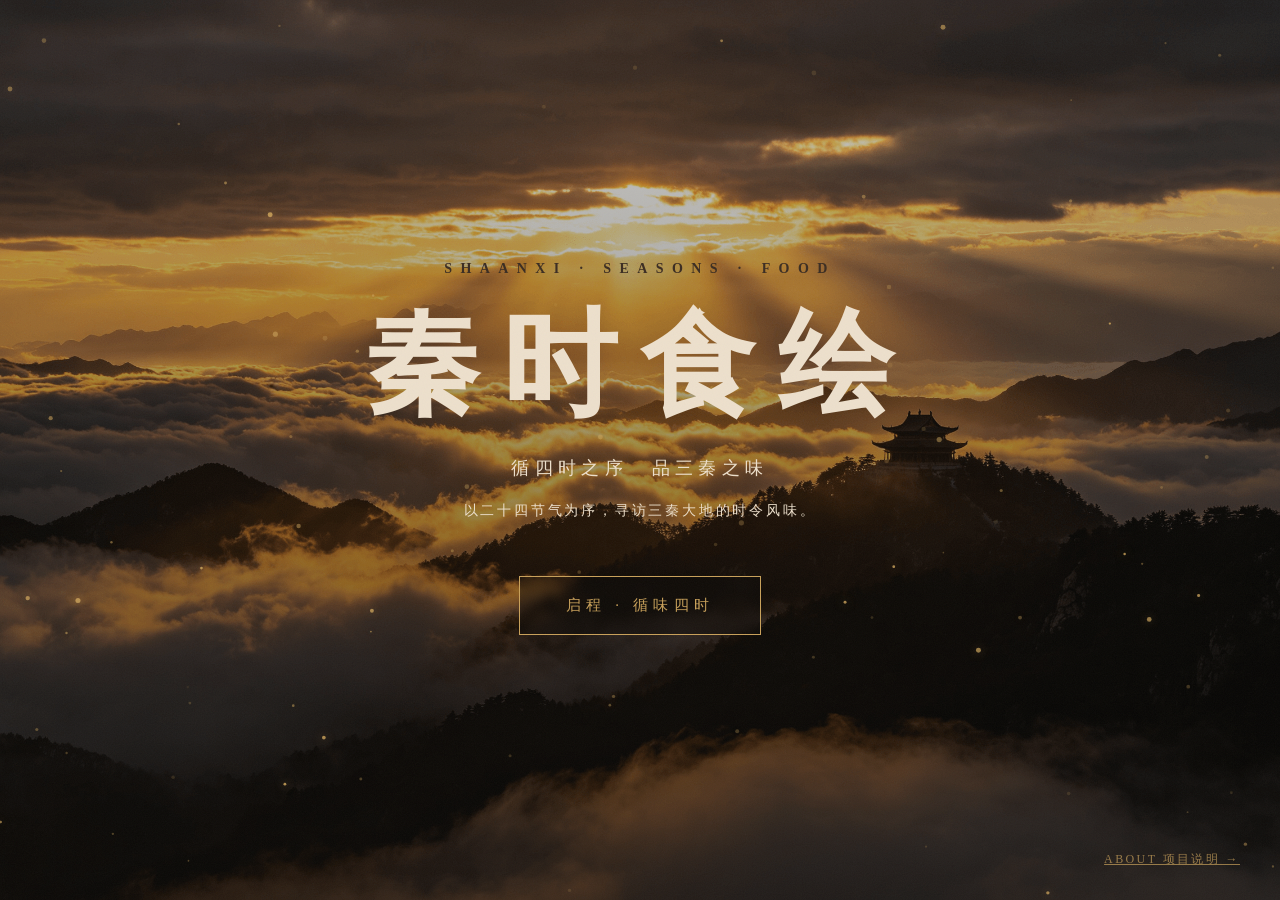
<file: index.html>
<!DOCTYPE html>
<html lang="zh-CN">
<head>
<meta charset="UTF-8">
<meta name="viewport" content="width=device-width, initial-scale=1.0">
<title>秦时食绘 · 循四时之序，品三秦之味</title>
<link rel="stylesheet" href="css/style.css">
<style>
  /* 专门针对最顶部的英文：改为深墨色，去掉所有阴影 */
  .hero .kicker {
    color: #3b2d22 !important; /* 深墨棕，在亮背景上极度清晰 */
    font-weight: bold;
    letter-spacing: .6em;
  }

  /* 确保主标题和副标题没有阴影 */
  .hero h1, .hero .sub {
    text-shadow: none !important;
  }
</style>
</head>
<body>

<!-- 背景保留之前调亮的遮罩 -->
<section class="hero" style="background: linear-gradient(rgba(14,12,10,0.2), rgba(14,12,10,0.6)), url('assets/img/cover.png') center/cover no-repeat;">
  
  <canvas id="particles" style="position:absolute;inset:0;width:100%;height:100%;pointer-events:none;z-index:2;"></canvas>
  
  <div class="hero-inner">
    <!-- 顶部英文 -->
    <div class="kicker">SHAANXI · SEASONS · FOOD</div>
    
    <h1>秦时食绘</h1>
    <p class="sub" style="margin-bottom: 15px;">循四时之序　品三秦之味</p>
    <p style="color: var(--ink); font-size: 14px; letter-spacing: 0.2em; margin-bottom: 54px; opacity: 0; animation: fadeUp 1s 1s forwards;">以二十四节气为序，寻访三秦大地的时令风味。</p>
    <a href="seasons.html" class="cta">启程 · 循味四时</a>
  </div>

  <a href="about.html" class="about-link">ABOUT 项目说明 →</a>
</section>

<script src="js/data.js"></script>
<script>
/* ===== 金色粒子 ===== */
(function () {
  const canvas = document.getElementById("particles");
  if (!canvas) return;
  const ctx = canvas.getContext("2d");
  const DPR = Math.min(window.devicePixelRatio || 1, 2);

  let w = 0, h = 0;
  const dots = [];
  const COUNT = 100; // 翻倍的粒子
  const SPEED = 0.35;        
  const COLOR = "201,161,90"; 

  function resize() {
    w = canvas.width = canvas.offsetWidth * DPR;
    h = canvas.height = canvas.offsetHeight * DPR;
  }

  function init() {
    dots.length = 0;
    for (let i = 0; i < COUNT; i++) {
      dots.push({
        x: Math.random() * w,
        y: Math.random() * h,
        r: (Math.random() * 1.8 + 0.8) * DPR,
        vx: (Math.random() - 0.5) * SPEED,
        vy: (Math.random() - 0.5) * SPEED,
        a: Math.random() * 0.6 + 0.3,
        tw: Math.random() * Math.PI * 2,
        tws: Math.random() * 0.02 + 0.005
      });
    }
  }

  function draw() {
    ctx.clearRect(0, 0, w, h);
    for (const d of dots) {
      d.x += d.vx;
      d.y += d.vy;
      if (d.x < 0 || d.x > w) d.vx *= -1;
      if (d.y < 0 || d.y > h) d.vy *= -1;

      d.tw += d.tws;
      const alpha = d.a * (0.65 + Math.sin(d.tw) * 0.35);

      ctx.beginPath();
      ctx.arc(d.x, d.y, d.r, 0, Math.PI * 2);
      ctx.fillStyle = `rgba(${COLOR},${alpha})`;
      ctx.shadowBlur = 10 * DPR;
      ctx.shadowColor = `rgba(${COLOR},${alpha * 0.8})`;
      ctx.fill();
    }
    ctx.shadowBlur = 0;
    requestAnimationFrame(draw);
  }

  function start() {
    resize();
    if (w === 0 || h === 0) { requestAnimationFrame(start); return; }
    init();
    draw();
  }

  window.addEventListener("resize", () => {
    resize();
    init();
  });

  start();
})();
</script>
</body>
</html>
</file>
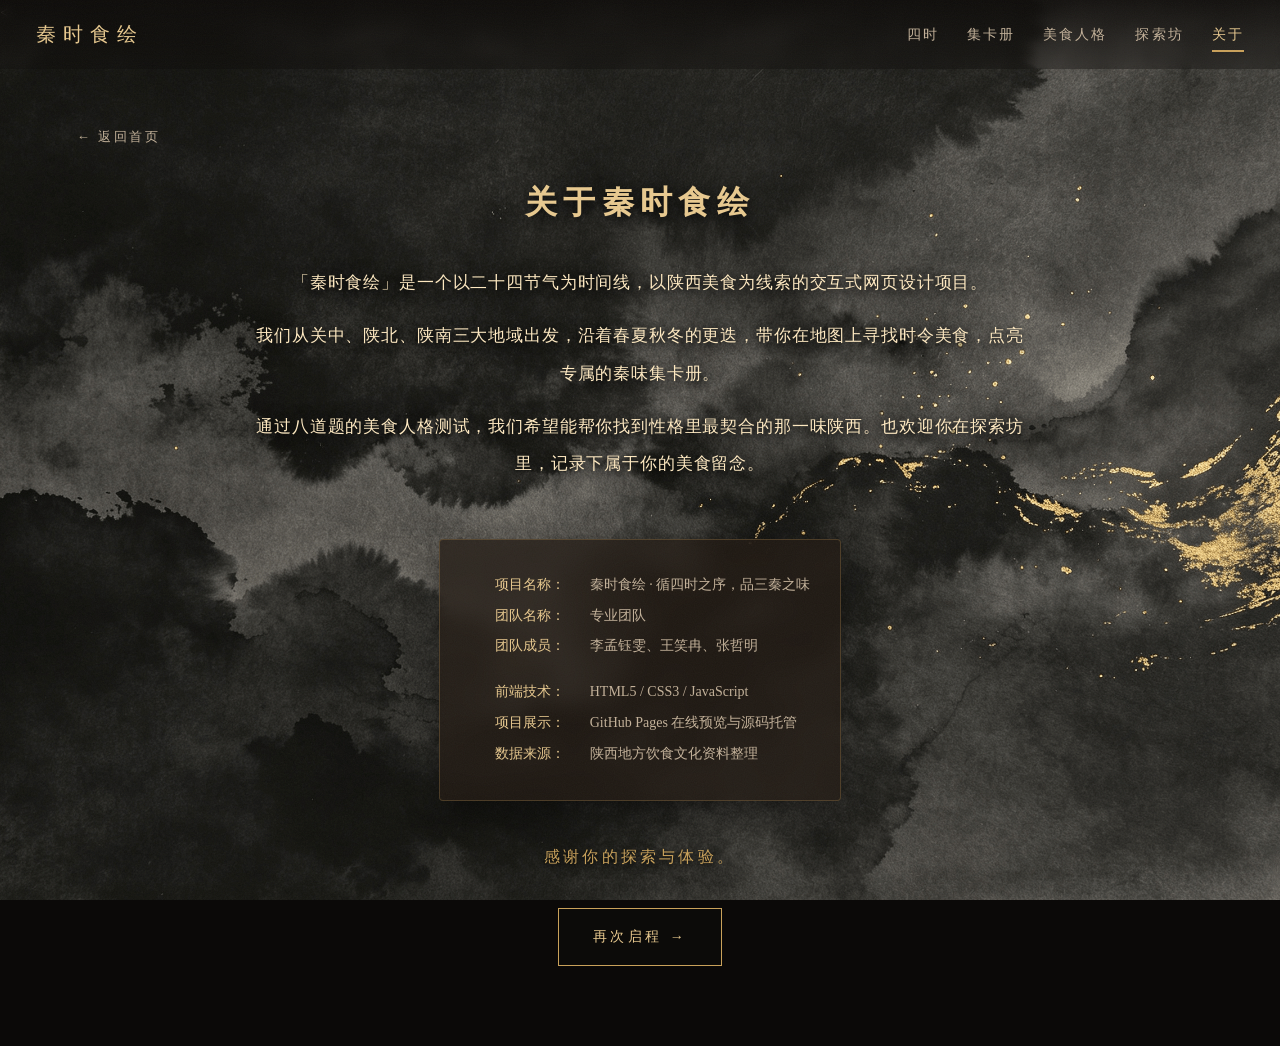
<file: about.html>
<<!DOCTYPE html>
<html lang="zh-CN">
<head>
<meta charset="UTF-8">
<meta name="viewport" content="width=device-width, initial-scale=1.0">
<title>关于 · 秦时食绘</title>
<link rel="stylesheet" href="css/style.css">
<style>
  /* ====== 核心：加大、提亮上方介绍文字 ====== */
  .about-desc {
    max-width: 780px;
    margin: 0 auto 40px;
    font-size: 17px;       /* 字体加大 */
    color: #FFEAC2;        /* 换成亮米黄色，更突出 */
    line-height: 2.2;      /* 增加行高，呼吸感更强 */
    letter-spacing: 0.05em;
    text-shadow: 0 2px 10px rgba(0,0,0,1), 0 4px 20px rgba(0,0,0,0.8); /* 增加强投影，防止融进背景 */
  }
  .about-desc p {
    margin-bottom: 16px;
  }

  /* ====== 下方信息框稍微排版优化 ====== */
  .info-list {
    max-width: 600px;
    margin: 0 auto;
    text-align: left;
    line-height: 2.2;
    font-size: 14px;
    color: var(--ink-dim);
    padding: 30px;
    background: rgba(34, 26, 19, 0.75); /* 稍微加深背景，让表格更清晰 */
    border: 1px solid var(--line);
    border-radius: 4px;
    backdrop-filter: blur(10px);
    box-shadow: 0 10px 30px rgba(0,0,0,0.5);
  }
  .info-list p {
    margin: 0;
    display: flex;
  }
  .info-list b {
    width: 120px;
    color: var(--gold-l);
    font-weight: normal;
    flex-shrink: 0;
  }
</style>
</head>
<body>
<section class="page">
  <a href="index.html" class="back-link">← 返回首页</a>
  
  <div class="about-wrap">
    <h1 style="text-shadow: 0 4px 15px rgba(0,0,0,1); margin-bottom: 30px;">关于秦时食绘</h1>
    
    <!-- 重点突出这一块介绍 -->
    <div class="about-desc">
      <p>「秦时食绘」是一个以二十四节气为时间线，以陕西美食为线索的交互式网页设计项目。</p>
      <p>我们从关中、陕北、陕南三大地域出发，沿着春夏秋冬的更迭，带你在地图上寻找时令美食，点亮专属的秦味集卡册。</p>
      <p>通过八道题的美食人格测试，我们希望能帮你找到性格里最契合的那一味陕西。也欢迎你在探索坊里，记录下属于你的美食留念。</p>
    </div>
    
    <!-- 下方信息框 -->
    <div class="info-list">
      <p><b>项目名称：</b> 秦时食绘 · 循四时之序，品三秦之味</p>
      <p><b>团队名称：</b> 专业团队</p>
      <p><b>团队成员：</b> 李孟钰雯、王笑冉、张哲明</p>
      <p style="margin-top: 15px;"><b>前端技术：</b> HTML5 / CSS3 / JavaScript</p>
      <p><b>项目展示：</b> GitHub Pages 在线预览与源码托管</p>
      <p><b>数据来源：</b> 陕西地方饮食文化资料整理</p>
    </div>
    
    <p style="margin-top: 40px; color: var(--gold); letter-spacing: 0.2em; text-shadow: 0 2px 5px rgba(0,0,0,0.8);">感谢你的探索与体验。</p>
    <a href="seasons.html" class="cta-btn" style="margin-top: 20px;">再次启程 →</a>
  </div>
</section>
<script src="js/main.js"></script>
<script>renderNav('about');</script>
</body>
</html>
</file>
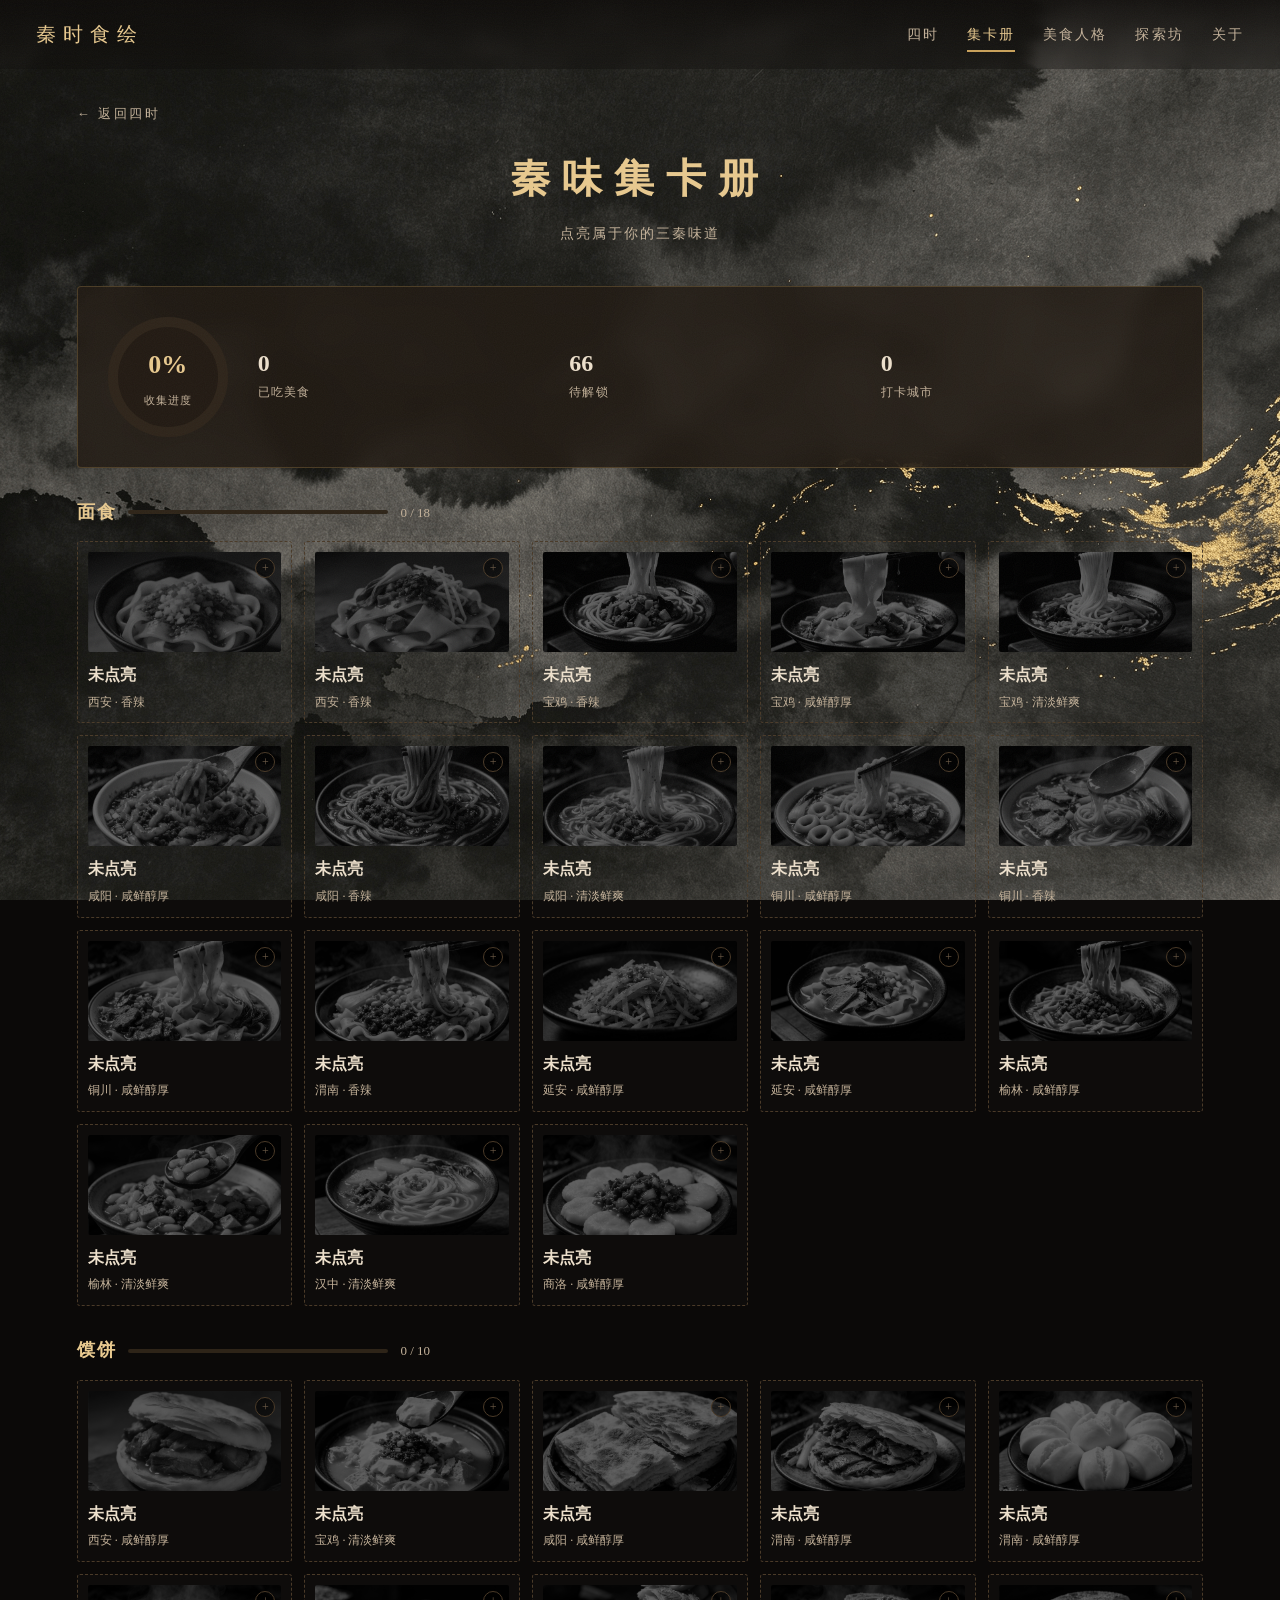
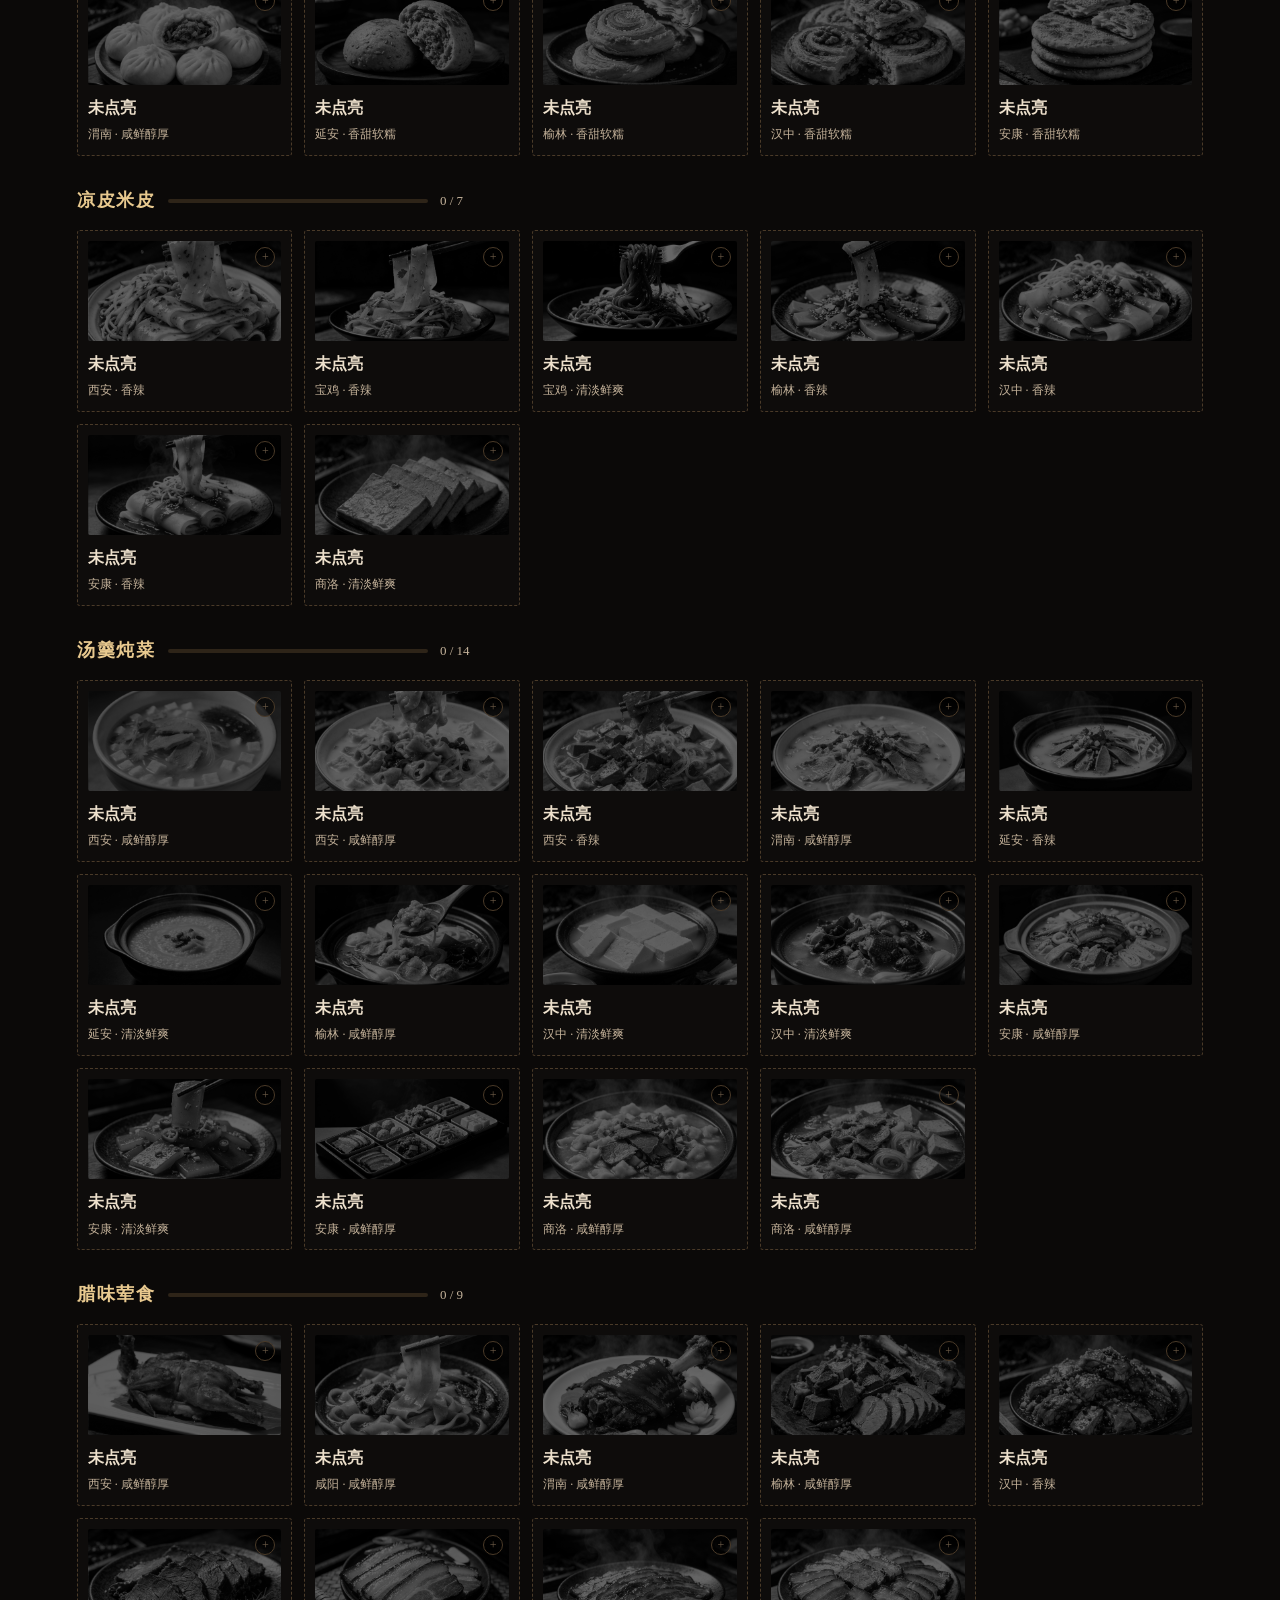
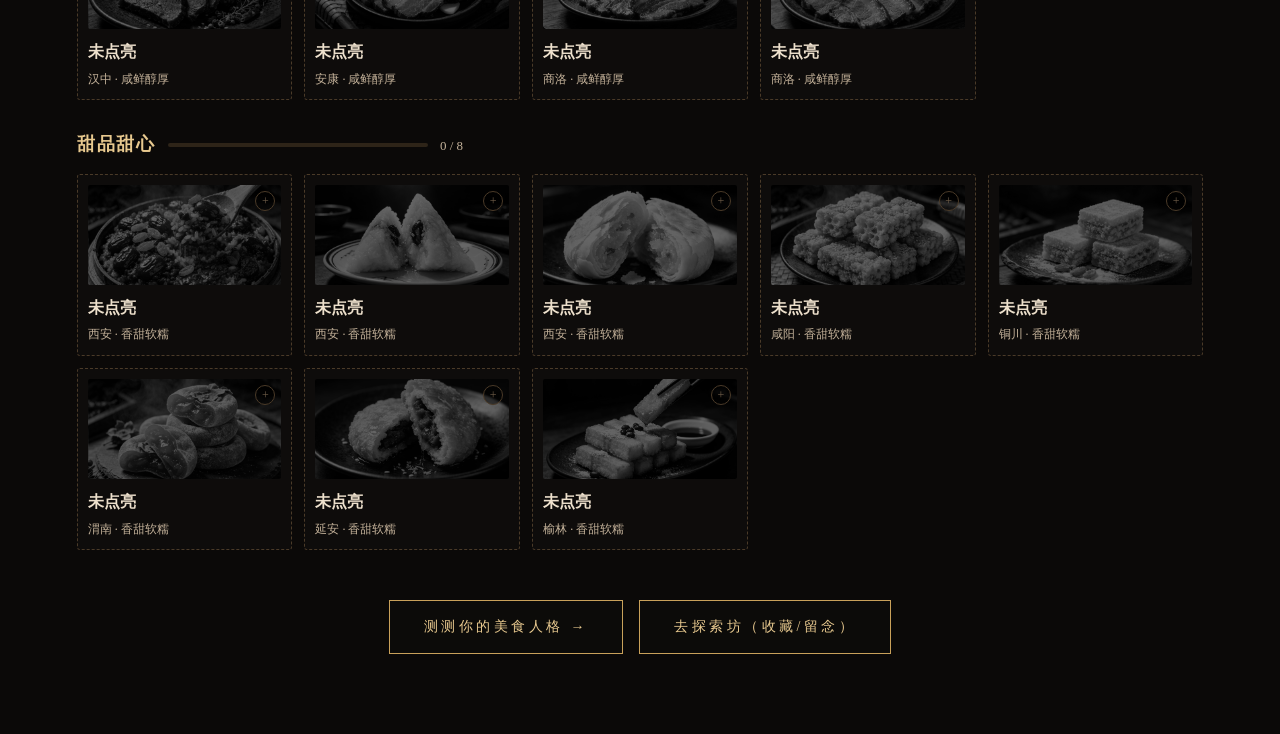
<file: collection.html>
<!DOCTYPE html>
<html lang="zh-CN">
<head>
<meta charset="UTF-8">
<meta name="viewport" content="width=device-width, initial-scale=1.0">
<title>集卡册 · 秦时食绘</title>
<link rel="stylesheet" href="css/style.css">
</head>
<body>
<section class="page">
  <a href="seasons.html" class="back-link">← 返回四时</a>
  <div class="page-head"><h2>秦味集卡册</h2><p>点亮属于你的三秦味道</p></div>

  <div class="collect-top">
    <div class="ring" id="ring"><div><b id="ringPct">0%</b><small>收集进度</small></div></div>
    <div class="cstats">
      <div class="cstat"><b id="stEaten">0</b><span>已吃美食</span></div>
      <div class="cstat"><b id="stLeft">0</b><span>待解锁</span></div>
      <div class="cstat"><b id="stCity">0</b><span>打卡城市</span></div>
    </div>
  </div>

  <div id="groups"></div>

  <div class="season-extra" style="margin-top:50px;">
    <a href="mbti.html" class="cta-btn">测测你的美食人格 →</a>
    <a href="extra.html" class="cta-btn">去探索坊（收藏/留念）</a>
  </div>
</section>
<script src="js/data.js"></script>
<script src="js/main.js"></script>
<script>
renderNav('collection');
const TYPES = ['面食', '馍饼', '凉皮米皮', '汤羹炖菜', '腊味荤食', '甜品甜心'];

function renderCards() {
  const unlocked = getUnlocked();
  const total = FOODS.length;
  const eaten = unlocked.length;
  const cities = new Set(FOODS.filter(f => unlocked.includes(f.id)).map(f => f.city)).size;
  const pct = Math.round(eaten / total * 100);

  $('#ring').style.setProperty('--p', (pct * 3.6) + 'deg');
  $('#ringPct').textContent = pct + '%';
  $('#stEaten').textContent = eaten;
  $('#stLeft').textContent = total - eaten;
  $('#stCity').textContent = cities;

  const groups = $('#groups');
  groups.innerHTML = TYPES.map(t => {
    const list = FOODS.filter(f => f.type === t);
    const got = list.filter(f => unlocked.includes(f.id)).length;
    const p = Math.round(got / list.length * 100);
    
    return `<div class="cgroup">
      <div class="cgroup-head">
        <h3>${t}</h3>
        <div class="bar"><i style="width:${p}%"></i></div>
        <span class="n">${got} / ${list.length}</span>
      </div>
      <div class="cardgrid">
        ${list.map(f => {
          const isGot = unlocked.includes(f.id);
          const bgStyle = `background-image: ${getImgBg(f.id)};`;
          return `<div class="gcard ${isGot?'got':''}" onclick="toggleEat('${f.id}', this)">
            <div class="thumb" style="${bgStyle}"></div>
            <div class="cn">${isGot ? f.name : '未点亮'}</div>
            <div class="cc">${f.city} · ${f.taste}</div>
            <span class="tk" style="z-index:2;">${isGot?'✓':'+'}</span>
          </div>`;
        }).join('')}
      </div>
    </div>`;
  }).join('');
}

function toggleEat(id, cardElement) {
  let unlocked = getUnlocked();
  if (unlocked.includes(id)) { 
    unlocked = unlocked.filter(x => x !== id); 
    toast('取消点亮'); 
  }
  else { 
    unlocked.push(id); 
    toast('点亮成功'); 
    playDing(); 
    
    if (cardElement) {
      const thumb = cardElement.querySelector('.thumb');
      if (thumb) {
        const rect = thumb.getBoundingClientRect();
        const stamp = document.createElement('div');
        stamp.className = 'stamp-effect play';
        stamp.innerHTML = '秦'; 
        // 集卡册卡片较小，位置微调
        stamp.style.left = (rect.right - 40) + 'px';
        stamp.style.top = (rect.bottom - 40) + 'px';
        document.body.appendChild(stamp);
        setTimeout(() => stamp.remove(), 2000); 
      }
    }
  }
  saveUnlocked(unlocked);
  renderCards();
}

renderCards();
</script>
</body>
</html>
</file>
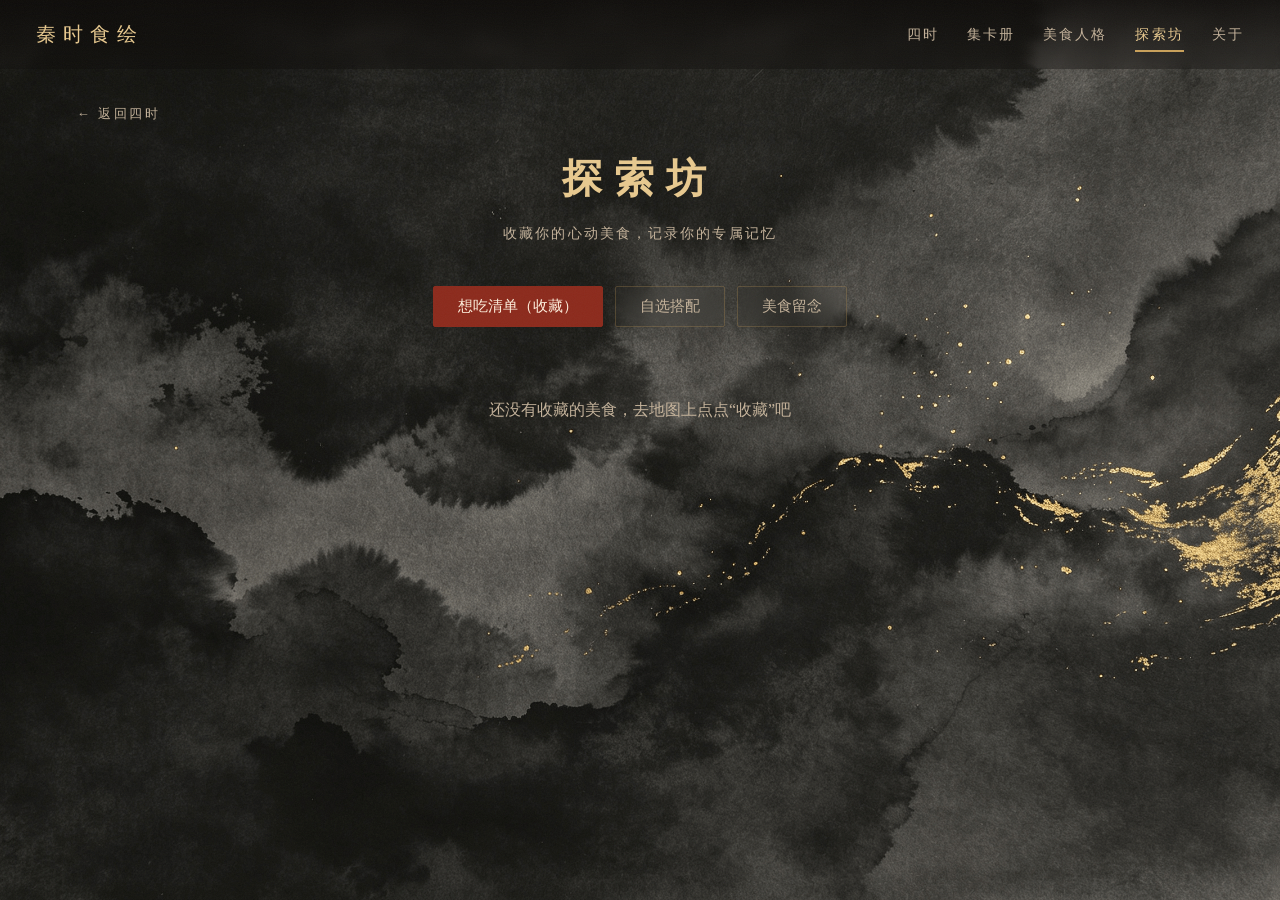
<file: extra.html>
<!DOCTYPE html>
<html lang="zh-CN">
<head>
<meta charset="UTF-8">
<meta name="viewport" content="width=device-width, initial-scale=1.0">
<title>探索坊 · 秦时食绘</title>
<link rel="stylesheet" href="css/style.css">
</head>
<body>
<section class="page">
  <a href="seasons.html" class="back-link">← 返回四时</a>
  <div class="page-head"><h2>探索坊</h2><p>收藏你的心动美食，记录你的专属记忆</p></div>

  <div class="tabs">
    <button class="on" onclick="switchTab('wish')">想吃清单（收藏）</button>
    <button onclick="switchTab('mix')">自选搭配</button>
    <button onclick="switchTab('memo')">美食留念</button>
  </div>

  <div class="tab-content on" id="tab-wish"><div class="map-list" id="wishList"></div></div>

  <div class="tab-content" id="tab-mix">
    <div class="mix-row"><div class="lbl">区域</div><div class="mix-chips" id="mixRegion"></div></div>
    <div class="mix-row"><div class="lbl">口味</div><div class="mix-chips" id="mixTaste"></div></div>
    <div class="mix-row"><div class="lbl">类型</div><div class="mix-chips" id="mixType"></div></div>
    <div style="text-align:center; margin:30px 0; color:var(--gold); font-size:16px;" id="mixCount"></div>
    <div class="map-list" id="mixResult"></div>
  </div>

  <div class="tab-content" id="tab-memo">
    <div class="memo-wrap">
      <div class="memo-form">
        <h3 style="color:var(--gold); margin-bottom:15px;">写一条留念</h3>
        <div class="field">
          <label>标题</label>
          <input type="text" id="memoTitle" placeholder="比如：第一次吃泡馍" autocomplete="off" style="ime-mode: active;">
        </div>
        <div class="field">
          <label>心得</label>
          <textarea id="memoNote" placeholder="味道怎么样，和谁一起……" autocomplete="off" style="ime-mode: active;"></textarea>
        </div>
        
        <div class="field">
          <label>选择专属明信片封面（陕西文物）</label>
          <select id="memoStamp" style="width:100%; padding:10px; background:#1B140E; border:1px solid var(--line); color:var(--ink); border-radius:3px;">
            <option value="大雁塔">大雁塔（长安古韵）</option>
            <option value="古城墙">古城墙（岁月斑驳）</option>
            <option value="钟楼">钟楼（晨钟暮鼓）</option>
            <option value="碑林">碑林（翰墨飘香）</option>
          </select>
        </div>

        <div class="field">
          <label>美食照片</label>
          <div class="upload-box" onclick="document.getElementById('memoFile').click()">点击选择照片</div>
          <input type="file" id="memoFile" accept="image/*" style="display:none" onchange="handleImg(event)">
          <div id="memoThumb" style="margin-top:10px;"></div>
        </div>
        <button class="btn pri" style="width:100%; padding:10px;" onclick="saveMemo()">生成专属明信片</button>
      </div>
      <div class="memo-grid" id="memoGrid"></div>
    </div>
  </div>
</section>

<div class="mask" id="postcardMask">
  <div class="postcard-modal" id="postcardModal"></div>
</div>
<div class="mask" id="mask"><div class="modal" id="modal"></div></div>

<script src="js/data.js"></script>
<script src="js/main.js"></script>
<script src="js/extra.js"></script>
</body>
</html>
</file>
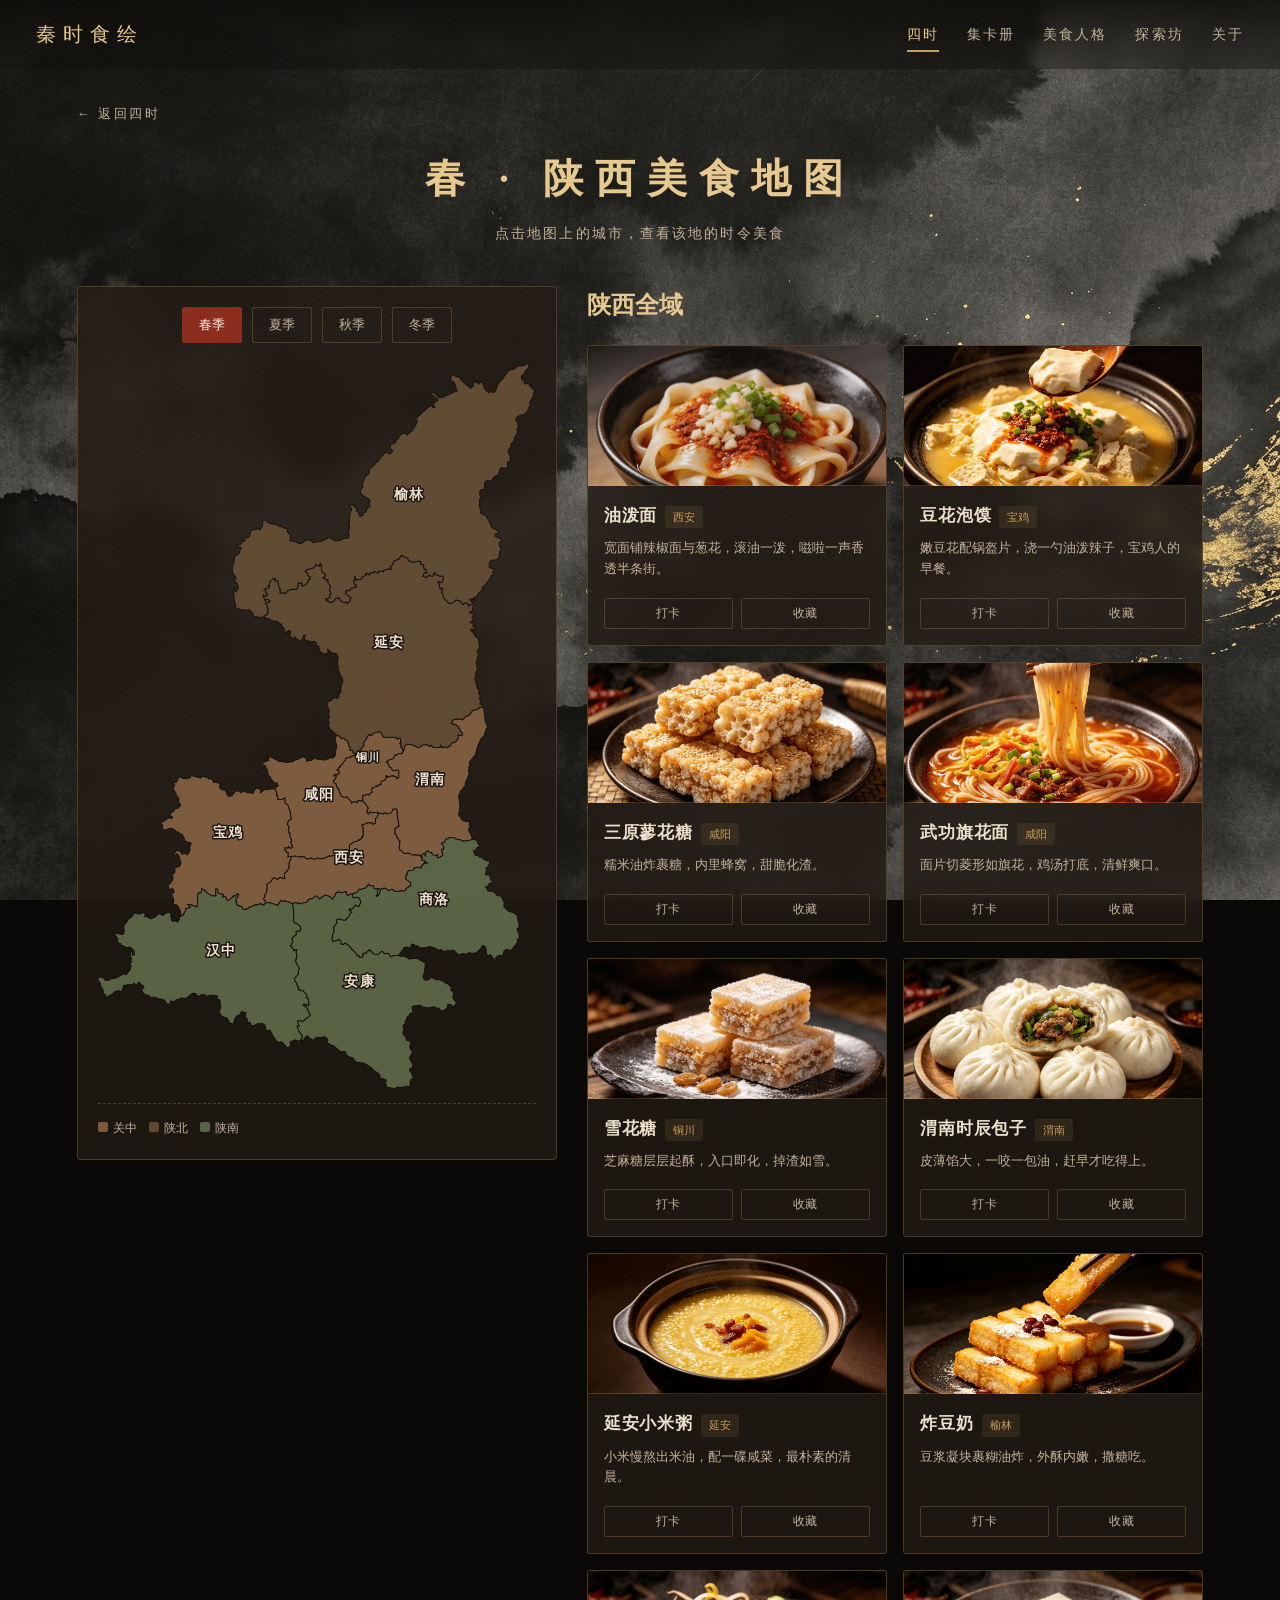
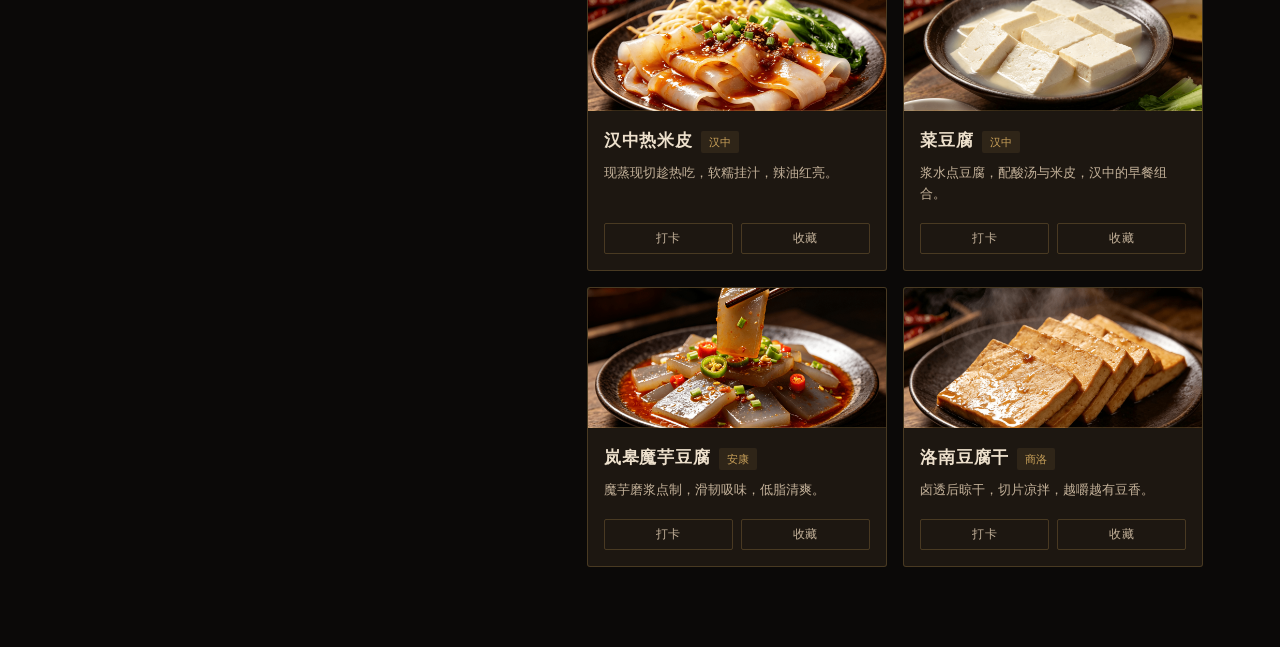
<file: map.html>
<!DOCTYPE html>
<html lang="zh-CN">
<head>
<meta charset="UTF-8">
<meta name="viewport" content="width=device-width, initial-scale=1.0">
<title>时令地图 · 秦时食绘</title>
<link rel="stylesheet" href="css/style.css">
</head>
<body>
<section class="page">
  <a href="seasons.html" class="back-link">← 返回四时</a>
  <div class="page-head">
    <h2 id="mapTitle">春 · 时令地图</h2>
    <p>点击地图上的城市，查看该地的时令美食</p>
  </div>

  <div class="map-layout">
    <div class="map-panel">
      <div class="season-tabs" id="seasonTabs"></div>
      <div class="map-wrap" id="mapWrap"></div>
      <div class="legend">
        <span><i style="background:#7C5A3C"></i>关中</span>
        <span><i style="background:#5F4931"></i>陕北</span>
        <span><i style="background:#596344"></i>陕南</span>
      </div>
    </div>
    <div>
      <div class="page-head" style="text-align:left; margin-bottom:20px;">
        <h3 id="cityTitle" style="color:var(--gold-l); font-size:24px;">陕西全域</h3>
      </div>
      <div class="map-list" id="dishList"></div>
    </div>
  </div>
</section>

<div class="mask" id="mask"><div class="modal" id="modal"></div></div>

<script src="js/data.js"></script>
<script src="js/main.js"></script>
<script>
renderNav('seasons');

const urlSeason = getQuery('season', 'spring');
let currentSeason = urlSeason;
let currentCity = null;
const SEASON_NAMES = { spring: '春', summer: '夏', autumn: '秋', winter: '冬' };

function initMap() {
  document.documentElement.setAttribute('data-season', currentSeason);
  const tabs = $('#seasonTabs');
  tabs.innerHTML = Object.entries(SEASON_NAMES).map(([k,v]) => 
    `<button class="${k===currentSeason?'on':''}" onclick="changeSeason('${k}')">${v}季</button>`
  ).join('');
  renderSVG(); renderList();
}

function changeSeason(s) {
  currentSeason = s;
  document.documentElement.setAttribute('data-season', s);
  $$('#seasonTabs button').forEach(b => b.classList.toggle('on', b.textContent === SEASON_NAMES[s]+'季'));
  renderSVG(); renderList();
}

function renderSVG() {
  const wrap = $('#mapWrap');
  let svg = `<svg viewBox="0 0 ${SX_MAP.w} ${SX_MAP.h}" class="sxmap">`;
  SX_MAP.cities.forEach(c => {
    const sel = currentCity === c.name ? 'sel' : '';
    svg += `<path class="mcity r-${CITY_REGION[c.name]} ${sel}" onclick="selectCity('${c.name}')" d="${c.d}"></path>`;
  });
  SX_MAP.cities.forEach(c => {
    const sel = currentCity === c.name;
    svg += `<text class="mlabel ${['铜川'].includes(c.name)?'small':''} ${sel?'light':''}" x="${c.cx}" y="${c.cy-12}">${c.name}</text>`;
  });
  svg += `</svg>`;
  wrap.innerHTML = svg;
  
  $('#mapTitle').textContent = `${SEASON_NAMES[currentSeason]} · ${currentCity||'陕西'}美食地图`;
  $('#cityTitle').textContent = currentCity || '陕西全域';
}

function selectCity(name) {
  currentCity = (currentCity === name) ? null : name;
  renderSVG(); renderList();
}

function renderList() {
  const listEl = $('#dishList');
  const unlocked = getUnlocked();
  const st = getExtraState();
  
  let list = FOODS.filter(f => f.season === currentSeason);
  if (currentCity) list = list.filter(f => f.city === currentCity);
  
  if (!list.length) {
    listEl.innerHTML = `<div style="grid-column:1/-1;text-align:center;padding:40px;color:var(--ink-dim)">该区域暂无当季美食，换个城市或季节看看。</div>`;
    return;
  }

  listEl.innerHTML = list.map(f => {
    const isEaten = unlocked.includes(f.id);
    const isWish = st.wish.includes(f.id);
    const bgStyle = `background-image: ${getImgBg(f.id)}, linear-gradient(135deg, var(--season-1), #1a1410);`;
    
    return `<div class="dish-card ${isEaten?'eaten':''}" onclick="openDishDetail('${f.id}')">
      <div class="thumb" style="${bgStyle}">
        ${isEaten?'<span class="badge-eaten">已吃 ✓</span>':''}
      </div>
      <div class="card-body">
        <div class="dc-top"><h4>${f.name}</h4><span class="city">${f.city}</span></div>
        <div class="dc-desc">${f.desc}</div>
        <div class="dc-acts">
          <button class="btn ${isEaten?'jade':'ghost'}" onclick="event.stopPropagation(); toggleEat('${f.id}', false, this)">${isEaten?'已打卡':'打卡'}</button>
          <button class="btn ${isWish?'pri':'ghost'}" onclick="event.stopPropagation(); toggleWish('${f.id}')">${isWish?'已收藏':'收藏'}</button>
        </div>
      </div>
    </div>`;
  }).join('');
}

function openDishDetail(id) {
  const f = FOODS.find(x => x.id === id);
  if (!f) return;
  const isEaten = getUnlocked().includes(id);
  const isWish = getExtraState().wish.includes(id);
  
  const regionCulture = `${f.city}地处${f.region}，这里的${f.taste}风味孕育了${f.name}。`;
  const farmProduct = f.tags.length ? f.tags.join('、') : '当地特色农产品';
  const bgStyle = `background-image: ${getImgBg(f.id)}, linear-gradient(135deg, var(--season-1), #1a1410);`;

  $('#modal').innerHTML = `
    <div class="mhead">
      <button class="close" onclick="closeModal()">×</button>
      <h3>${f.name}</h3>
      <p style="color:var(--gold); font-size:13px; margin-top:5px;">${f.city} · ${f.region} · ${SEASON_NAMES[f.season]}季</p>
    </div>
    <div class="mbody">
      <div id="modal-img-container" style="height:180px; background-size:cover; background-position:center; border-radius:4px; margin-bottom:15px; position:relative; ${bgStyle}"></div>
      <p class="desc" style="font-size:16px; font-weight:bold; margin-bottom:10px; color:var(--ink);">${f.desc}</p>
      <div style="font-size:13px; color:var(--ink-dim); line-height:1.8;">
        <p><b style="color:var(--gold);">地域文化：</b>${regionCulture}</p>
        <p><b style="color:var(--gold);">农产品结合：</b>${farmProduct}</p>
      </div>
    </div>
    <div class="mfoot">
      <button class="btn ${isEaten?'jade':'pri'}" onclick="toggleEat('${f.id}', true, this)">${isEaten?'已点亮打卡 ✓':'点亮打卡'}</button>
      <button class="btn ${isWish?'pri':'ghost'}" onclick="toggleWish('${f.id}', true)">${isWish?'已收藏 ♥':'收藏'}</button>
    </div>
  `;
  $('#mask').classList.add('on');
}

function closeModal() { $('#mask').classList.remove('on'); }

function toggleEat(id, isModal = false, btnElement) {
  let unlocked = getUnlocked();
  if (unlocked.includes(id)) { 
    unlocked = unlocked.filter(x => x !== id); 
    toast('取消打卡'); 
  }
  else { 
    unlocked.push(id); 
    toast('点亮成功'); 
    playDing(); 
    
    if (btnElement) {
      let targetImage = null;
      if (isModal) {
        targetImage = document.getElementById('modal-img-container');
      } else {
        const card = btnElement.closest('.dish-card');
        if (card) targetImage = card.querySelector('.thumb');
      }

      if (targetImage) {
        const rect = targetImage.getBoundingClientRect();
        const stamp = document.createElement('div');
        stamp.className = 'stamp-effect play';
        stamp.innerHTML = '秦'; 
        // 印章变大，所以偏移量改成 50px 才能完美落在右下角
        stamp.style.left = (rect.right - 50) + 'px';
        stamp.style.top = (rect.bottom - 50) + 'px';
        document.body.appendChild(stamp);
        setTimeout(() => stamp.remove(), 2000); 
      }
    }
  }
  saveUnlocked(unlocked);
  
  let st = getExtraState(); st.wish = st.wish.filter(x=>x!==id); saveExtraState(st);
  renderList(); if (isModal) openDishDetail(id); 
}

function toggleWish(id, isModal = false) {
  let st = getExtraState();
  if (st.wish.includes(id)) { st.wish = st.wish.filter(x=>x!==id); toast('取消收藏'); }
  else { st.wish.push(id); toast('已加入探索坊收藏'); playDing(); }
  saveExtraState(st); renderList(); if (isModal) openDishDetail(id);
}

initMap();

// ===== 卡片 3D 悬浮倾斜特效 =====
document.addEventListener('mousemove', e => {
  const card = e.target.closest('.dish-card');
  if (!card) return;
  const rect = card.getBoundingClientRect();
  const x = e.clientX - rect.left;
  const y = e.clientY - rect.top;
  
  const centerX = rect.width / 2;
  const centerY = rect.height / 2;
  const rotateX = ((y - centerY) / centerY) * -10;
  const rotateY = ((x - centerX) / centerX) * 10;

  card.style.transform = `perspective(1000px) rotateX(${rotateX}deg) rotateY(${rotateY}deg) scale3d(1.02, 1.02, 1.02)`;
  card.style.transition = 'transform 0.1s ease-out';
});

document.addEventListener('mouseout', e => {
  const card = e.target.closest('.dish-card');
  if (!card) return;
  card.style.transform = `perspective(1000px) rotateX(0deg) rotateY(0deg) scale3d(1, 1, 1)`;
  card.style.transition = 'transform 0.4s ease-in-out';
});
</script>
</body>
</html>
</file>
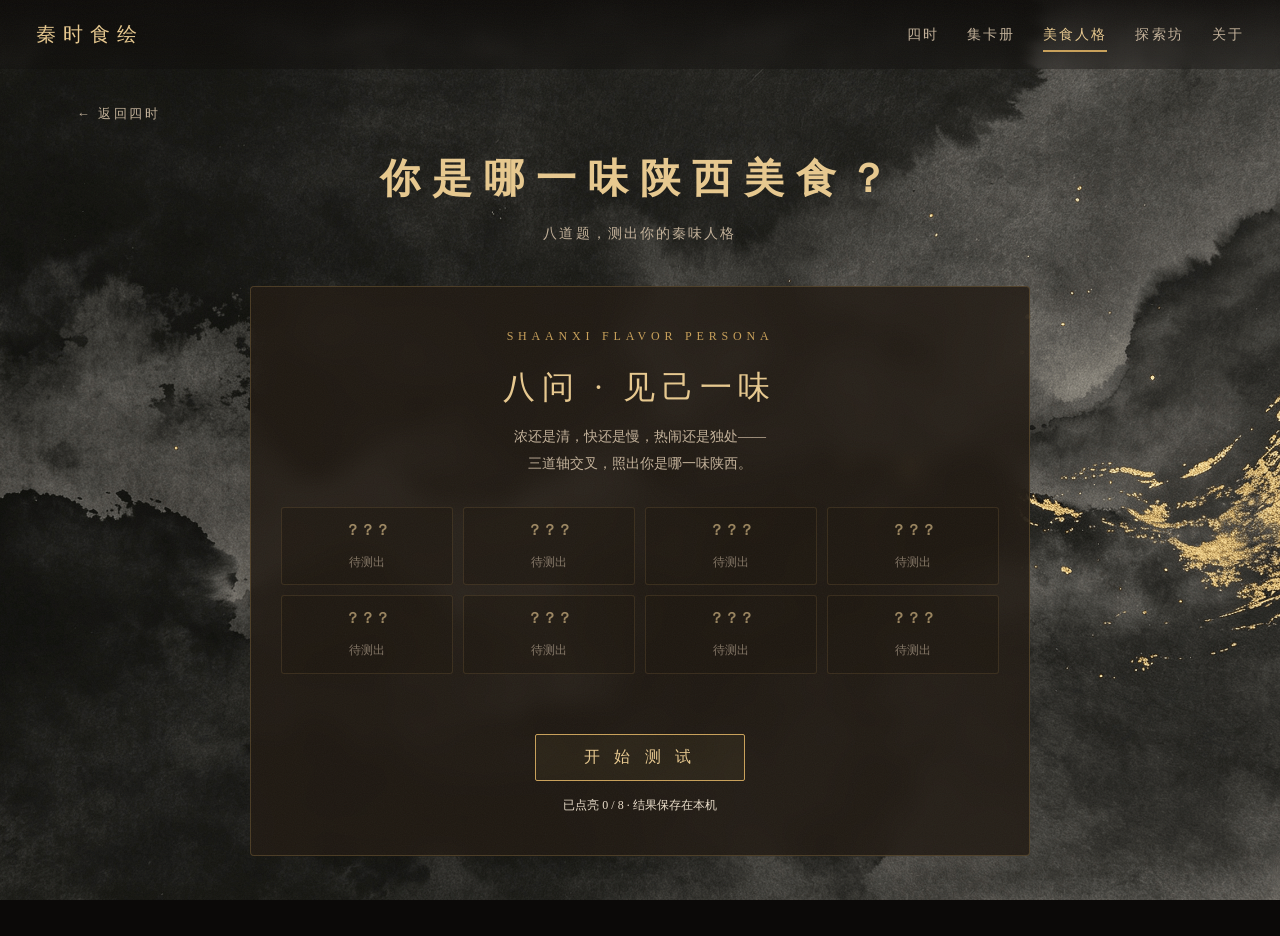
<file: mbti.html>
<!DOCTYPE html>
<html lang="zh-CN">
<head>
<meta charset="UTF-8">
<meta name="viewport" content="width=device-width, initial-scale=1.0">
<title>美食人格 · 秦时食绘</title>
<link rel="stylesheet" href="css/style.css">
<style>
  /* ===== 盲盒揭晓动画遮罩层 ===== */
  .reveal-mask {
    position: fixed;
    inset: 0;
    background: rgba(8, 5, 3, 0.95);
    z-index: 9999;
    display: flex;
    flex-direction: column;
    justify-content: center;
    align-items: center;
    opacity: 0;
    pointer-events: none;
    transition: opacity 0.5s;
  }
  .reveal-mask.on {
    opacity: 1;
    pointer-events: auto;
  }
  
  /* 卷轴/印章主体 */
  .reveal-box {
    width: 150px; height: 150px;
    border: 4px solid var(--gold);
    border-radius: 50%;
    display: flex; justify-content: center; align-items: center;
    font-family: "STXingkai", "STKaiti", serif;
    font-size: 70px; color: var(--gold);
    box-shadow: 0 0 30px rgba(201, 161, 90, 0.4), inset 0 0 20px rgba(201, 161, 90, 0.4);
    transform: scale(0.5) rotate(-180deg);
    transition: all 1s cubic-bezier(0.25, 1, 0.5, 1);
    position: relative;
  }
  
  /* 揭示时的金光炸裂 */
  .reveal-mask.on .reveal-box {
    transform: scale(1) rotate(0deg);
    animation: goldFlash 1.5s ease-out forwards;
  }

  @keyframes goldFlash {
    0% { box-shadow: 0 0 30px rgba(201, 161, 90, 0.4); }
    50% { box-shadow: 0 0 100px rgba(201, 161, 90, 1), inset 0 0 50px rgba(201, 161, 90, 1); background: rgba(201, 161, 90, 0.2); }
    100% { box-shadow: 0 0 200px rgba(201, 161, 90, 0), inset 0 0 100px rgba(201, 161, 90, 0); background: transparent; transform: scale(1.5); opacity: 0; }
  }

  .reveal-text {
    margin-top: 30px;
    color: var(--gold-l);
    font-size: 16px;
    letter-spacing: 0.5em;
    opacity: 0;
    transform: translateY(20px);
    transition: all 0.5s 0.5s;
  }
  .reveal-mask.on .reveal-text {
    opacity: 1;
    transform: translateY(0);
  }
</style>
</head>
<body>
<section class="page">
  <a href="seasons.html" class="back-link">← 返回四时</a>
  <div class="page-head">
    <h2>你是哪一味陕西美食？</h2>
    <p>八道题，测出你的秦味人格</p>
  </div>
  <div id="quizBox"></div>
</section>

<!-- 新增：全屏揭晓遮罩 -->
<div class="reveal-mask" id="revealMask">
  <div class="reveal-box">启</div>
  <div class="reveal-text">正在为你寻得一味...</div>
</div>

<script src="js/data.js"></script>
<script src="js/main.js"></script>
<script src="js/mbti.js"></script>
</body>
</html>
</file>
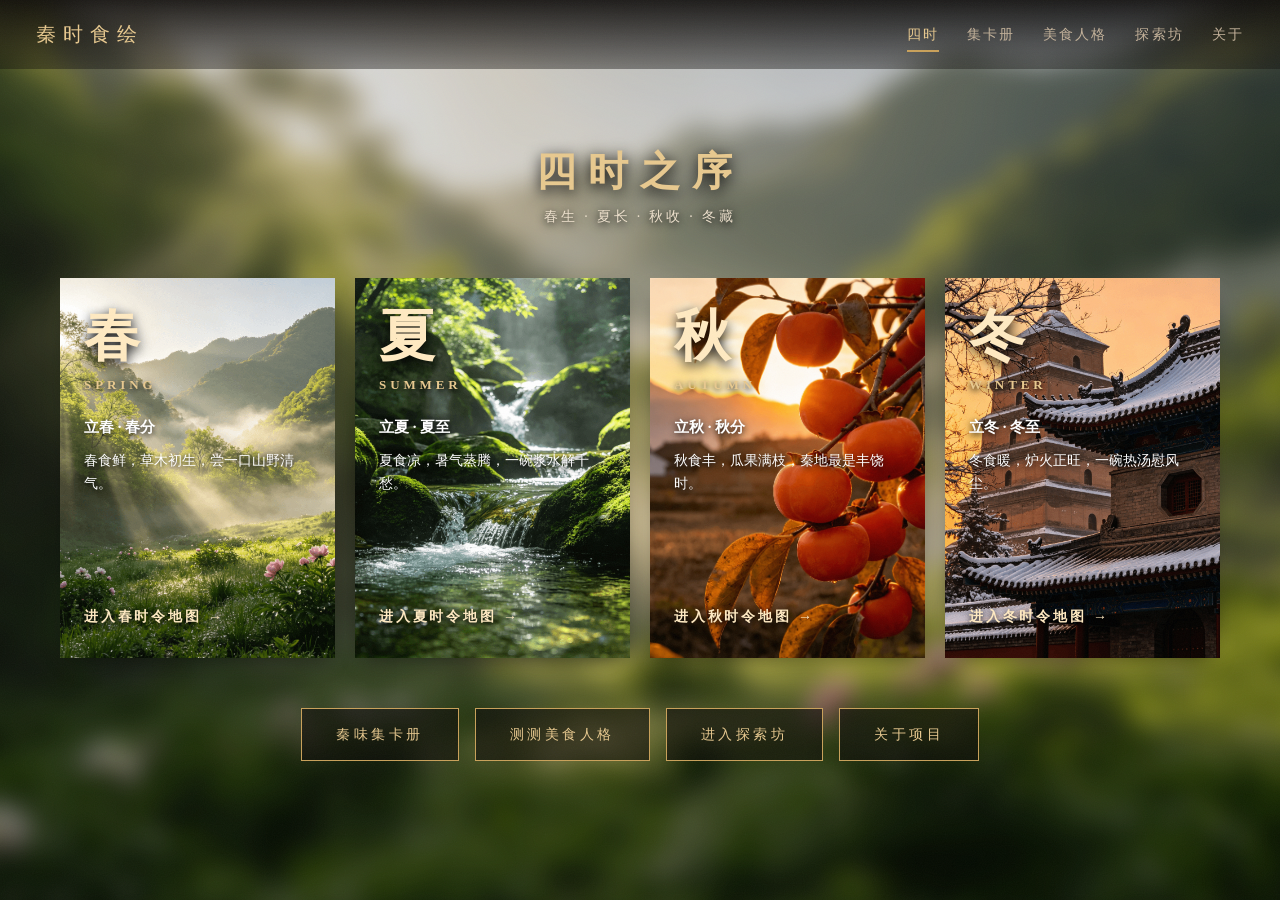
<file: seasons.html>
<!DOCTYPE html>
<html lang="zh-CN">
<head>
<meta charset="UTF-8">
<meta name="viewport" content="width=device-width, initial-scale=1.0">
<title>四时 · 秦时食绘</title>
<link rel="stylesheet" href="css/style.css">
</head>
<body>
<section class="seasons" data-active="spring">
  
  <div class="seasons-bg">
    <div class="bg-item bg-spring" style="background-image: url('assets/img/seasons (1).png');"></div>
    <div class="bg-item bg-summer" style="background-image: url('assets/img/seasons (2).png');"></div>
    <div class="bg-item bg-autumn" style="background-image: url('assets/img/seasons (3).png');"></div>
    <div class="bg-item bg-winter" style="background-image: url('assets/img/seasons (4).png');"></div>
  </div>

  <div class="seasons-inner">
    <h2>四时之序</h2>
    <p class="lead">春生 · 夏长 · 秋收 · 冬藏</p>
    
    <div class="season-grid">
      <a href="map.html?season=spring" class="season-card" style="--sc:#7ba05b; background-image: url('assets/img/seasons (1).png');" onmouseenter="document.querySelector('.seasons').dataset.active='spring'">
        <div class="card-content"><div class="cn">春</div><div class="en">SPRING</div><div class="term">立春 · 春分</div><div class="desc">春食鲜，草木初生，尝一口山野清气。</div><div class="go">进入春时令地图 →</div></div>
      </a>
      <a href="map.html?season=summer" class="season-card" style="--sc:#2d8b9e; background-image: url('assets/img/seasons (2).png');" onmouseenter="document.querySelector('.seasons').dataset.active='summer'">
        <div class="card-content"><div class="cn">夏</div><div class="en">SUMMER</div><div class="term">立夏 · 夏至</div><div class="desc">夏食凉，暑气蒸腾，一碗浆水解千愁。</div><div class="go">进入夏时令地图 →</div></div>
      </a>
      <a href="map.html?season=autumn" class="season-card" style="--sc:#c47a2b; background-image: url('assets/img/seasons (3).png');" onmouseenter="document.querySelector('.seasons').dataset.active='autumn'">
        <div class="card-content"><div class="cn">秋</div><div class="en">AUTUMN</div><div class="term">立秋 · 秋分</div><div class="desc">秋食丰，瓜果满枝，秦地最是丰饶时。</div><div class="go">进入秋时令地图 →</div></div>
      </a>
      <a href="map.html?season=winter" class="season-card" style="--sc:#4a5d7e; background-image: url('assets/img/seasons (4).png');" onmouseenter="document.querySelector('.seasons').dataset.active='winter'">
        <div class="card-content"><div class="cn">冬</div><div class="en">WINTER</div><div class="term">立冬 · 冬至</div><div class="desc">冬食暖，炉火正旺，一碗热汤慰风尘。</div><div class="go">进入冬时令地图 →</div></div>
      </a>
    </div>
    
    <div class="season-extra">
      <a href="collection.html" class="cta-btn">秦味集卡册</a>
      <a href="mbti.html" class="cta-btn">测测美食人格</a>
      <a href="extra.html" class="cta-btn">进入探索坊</a>
      <a href="about.html" class="cta-btn">关于项目</a>
    </div>
  </div>
</section>
<script src="js/data.js"></script>
<script src="js/main.js"></script>
<script>renderNav('seasons');</script>
</body>
</html>
</file>
<file: css/style.css>
/* ========== 全局变量与设计系统 ========== */
:root {
  --bg: #0e0c0a; --ink: #EDE0CC; --ink-dim: #C4B29A; --gold: #C9A15A; --gold-l: #E8C98F;
  --red: #C14E31; --red-d: #8C2A1C; --jade: #7FA06F; --line: rgba(201, 161, 90, .25);
  --card: rgba(34, 26, 19, .85); --card-hover: rgba(44, 34, 24, .9);
  --season-1: #7ba05b; --season-2: #d4e4bc; --season-glow: rgba(123, 160, 91, .35);
}
[data-season="spring"] { --season-1: #7ba05b; --season-2: #d4e4bc; --season-glow: rgba(123, 160, 91, .35); }
[data-season="summer"] { --season-1: #2d8b9e; --season-2: #f0d6a8; --season-glow: rgba(45, 139, 158, .35); }
[data-season="autumn"] { --season-1: #c47a2b; --season-2: #f2e0c0; --season-glow: rgba(196, 122, 43, .35); }
[data-season="winter"] { --season-1: #4a5d7e; --season-2: #d8e0ea; --season-glow: rgba(74, 93, 126, .35); }

* { box-sizing: border-box; margin: 0; padding: 0; }
html { scroll-behavior: smooth; }
body {
  font-family: "Songti SC", "STSong", "SimSun", "Noto Serif SC", serif;
  color: var(--ink); min-height: 100vh; overflow-x: hidden;
  -webkit-font-smoothing: antialiased; line-height: 1.65;
  background-color: #0b0908; background-image: url('../assets/img/bg-texture.png');
  background-size: cover; background-position: center; background-attachment: fixed;
}
body::before {
  content: ""; position: fixed; inset: 0; pointer-events: none; z-index: 9999; opacity: .04;
  background-image: url("data:image/svg+xml,%3Csvg xmlns='http://www.w3.org/2000/svg' width='200' height='200'%3E%3Cfilter id='n'%3E%3CfeTurbulence type='fractalNoise' baseFrequency='.9' numOctaves='3'/%3E%3C/filter%3E%3Crect width='100%25' height='100%25' filter='url(%23n)'/%3E%3C/svg%3E");
}
a { color: inherit; text-decoration: none; }
button { font-family: inherit; cursor: pointer; border: none; background: none; color: inherit; }
input, textarea, select { font-family: inherit; font-size: 15px; color: var(--ink); outline: none; }
img { max-width: 100%; display: block; }

/* 导航与基础 */
.nav { position: fixed; top: 0; left: 0; right: 0; z-index: 100; display: flex; align-items: center; justify-content: space-between; padding: 18px 36px; background: linear-gradient(to bottom, rgba(14,12,10,0.9), rgba(14,12,10,0.4)); backdrop-filter: blur(5px); }
.nav .logo { font-size: 20px; letter-spacing: .35em; color: var(--gold-l); }
.nav .links { display: flex; gap: 28px; font-size: 14px; letter-spacing: .15em; }
.nav .links a { color: var(--ink-dim); transition: color .3s; position: relative; }
.nav .links a:hover { color: var(--gold-l); }
.nav .links a.active { color: var(--gold-l); }
.nav .links a.active::after { content: ""; position: absolute; left: 0; right: 0; bottom: -6px; height: 2px; background: var(--gold); }

/* 页面容器 */
.page { min-height: 100vh; padding: 100px 6vw 80px; max-width: 1300px; margin: 0 auto; }
.page-head { text-align: center; margin-bottom: 40px; }
.page-head h2 { font-size: clamp(26px, 4vw, 40px); letter-spacing: .3em; color: var(--gold-l); margin-bottom: 10px; }
.page-head p { color: var(--ink-dim); letter-spacing: .15em; font-size: 14px; }
.back-link { display: inline-flex; align-items: center; gap: 8px; margin-bottom: 22px; font-size: 13px; letter-spacing: .2em; color: var(--ink-dim); transition: .3s; }
.back-link:hover { color: var(--gold-l); transform: translateX(-4px); }
.cta-btn { display: inline-flex; align-items: center; justify-content: center; gap: 10px; padding: 14px 34px; border: 1px solid var(--gold); color: var(--gold-l); letter-spacing: .25em; font-size: 14px; transition: all .35s; background: rgba(14,12,10,0.6); }
.cta-btn:hover { background: var(--gold); color: #14100c; }
.btn { font-size: 13px; padding: 8px 16px; border-radius: 2px; border: 1px solid var(--line); background: transparent; color: var(--ink-dim); transition: .2s; white-space: nowrap; letter-spacing: .06em; }
.btn:hover { border-color: var(--gold); color: var(--gold-l); }
.btn.pri { background: var(--red-d); border-color: var(--red-d); color: #FFF1DE; }
.btn.pri:hover { background: #A33325; border-color: #A33325; color: #fff; }
.btn.jade { background: var(--jade); border-color: var(--jade); color: #14100B; }

/* 首页 */
.hero { position: relative; height: 100vh; display: grid; place-items: center; text-align: center; overflow: hidden; }
.hero-inner { position: relative; z-index: 3; padding: 0 24px; }
.hero .kicker { font-size: 14px; letter-spacing: .6em; color: var(--gold); margin-bottom: 22px; opacity: 0; animation: fadeUp 1s .2s forwards; }
.hero h1 { font-size: clamp(48px, 9vw, 120px); letter-spacing: .2em; line-height: 1.1; margin-bottom: 26px; opacity: 0; animation: fadeUp 1.2s .5s forwards; text-shadow: 0 4px 40px rgba(0,0,0,1); }
.hero .sub { font-size: clamp(14px, 2vw, 18px); letter-spacing: .3em; color: var(--ink); margin-bottom: 54px; opacity: 0; animation: fadeUp 1s .9s forwards; text-shadow: 0 2px 10px rgba(0,0,0,0.8); }
.hero .cta { display: inline-block; padding: 16px 46px; border: 1px solid var(--gold); color: var(--gold); letter-spacing: .35em; font-size: 15px; position: relative; overflow: hidden; opacity: 0; animation: fadeUp 1s 1.3s forwards; transition: color .4s; background: rgba(14,12,10,0.5); backdrop-filter: blur(5px); }
.hero .cta::before { content: ""; position: absolute; inset: 0; background: var(--gold); transform: translateY(101%); transition: transform .45s cubic-bezier(.7,0,.2,1); z-index: -1; }
.hero .cta:hover { color: #14100c; }
.hero .cta:hover::before { transform: translateY(0); }
.about-link { position: absolute; bottom: 30px; right: 40px; font-size: 12px; letter-spacing: 0.2em; color: var(--gold); z-index: 10; text-decoration: underline; opacity: 0.7; transition: 0.3s; }
.about-link:hover { opacity: 1; color: var(--gold-l); }
@keyframes fadeUp { from { opacity: 0; transform: translateY(28px); } to { opacity: 1; transform: translateY(0); } }

/* 四季页 */
.seasons { position: relative; width: 100vw; height: 100vh; min-height: 800px; overflow: hidden; background-color: #0e0c0a; display: flex; align-items: center; justify-content: center; }
.seasons-bg { position: absolute; top: 0; left: 0; width: 100%; height: 100%; z-index: 1; }
.bg-item { position: absolute; top: 0; left: 0; width: 100%; height: 100%; background-size: cover; background-position: center; opacity: 0; transition: opacity 0.8s ease; filter: blur(12px) brightness(0.85); transform: scale(1.05); }
.seasons[data-active="spring"] .bg-spring { opacity: 1; } .seasons[data-active="summer"] .bg-summer { opacity: 1; } .seasons[data-active="autumn"] .bg-autumn { opacity: 1; } .seasons[data-active="winter"] .bg-winter { opacity: 1; }
.seasons-inner { position: relative; z-index: 2; width: 100%; max-width: 1200px; padding: 0 20px; }
.seasons h2 { font-size: 40px; letter-spacing: 0.3em; text-align: center; color: var(--gold-l); text-shadow: 0 4px 15px rgba(0,0,0,1); }
.seasons .lead { text-align: center; margin-bottom: 50px; letter-spacing: 0.2em; color: var(--ink); text-shadow: 0 2px 10px rgba(0,0,0,1); font-size: 14px; }
.season-grid { display: grid; grid-template-columns: repeat(4, 1fr); gap: 20px; }
.season-card { position: relative; height: 380px; border: none; background-size: cover; background-position: center; transition: transform 0.4s, box-shadow 0.4s; overflow: hidden; box-shadow: 0 10px 20px -10px rgba(0,0,0,0.5); }
.season-card:hover { transform: translateY(-8px); box-shadow: 0 20px 40px rgba(0,0,0,0.8); }
.card-content { position: relative; z-index: 2; padding: 30px 24px; height: 100%; display: flex; flex-direction: column; }
.season-card .cn { font-size: 56px; color: #FFEAC2; line-height: 1; text-shadow: 0 4px 12px rgba(0,0,0,1); font-weight: bold; }
.season-card .en { font-size: 13px; color: #E8C98F; letter-spacing: 0.3em; margin: 10px 0 20px; text-shadow: 0 2px 6px rgba(0,0,0,1); font-weight: bold; }
.season-card .term { font-size: 15px; color: #FFFFFF; margin-bottom: 10px; font-weight: bold; text-shadow: 0 2px 6px rgba(0,0,0,1); }
.season-card .desc { font-size: 14px; color: #FFFFFF; line-height: 1.6; text-shadow: 0 2px 6px rgba(0,0,0,1); }
.season-card .go { margin-top: auto; font-size: 14px; color: #FFEAC2; letter-spacing: 0.2em; font-weight: bold; transition: 0.3s; text-shadow: 0 2px 6px rgba(0,0,0,1); }
.season-extra { margin-top: 50px; display: flex; gap: 16px; justify-content: center; flex-wrap: wrap; }

/* 地图页 */
.map-layout { display: grid; grid-template-columns: 480px 1fr; gap: 30px; align-items: start; }
@media (max-width: 1000px) { .map-layout { grid-template-columns: 1fr; } }
.map-panel { background: var(--card); border: 1px solid var(--line); border-radius: 4px; padding: 20px; position: sticky; top: 90px; backdrop-filter: blur(10px); }
.season-tabs { display: flex; gap: 10px; margin-bottom: 20px; justify-content: center; }
.season-tabs button { padding: 8px 16px; border-radius: 2px; border: 1px solid var(--line); color: var(--ink-dim); transition: .2s; }
.season-tabs button:hover { border-color: var(--gold); color: var(--gold-l); }
.season-tabs button.on { background: var(--red-d); border-color: var(--red-d); color: #FFF1DE; }
.map-wrap { position: relative; width: 100%; }
.sxmap { width: 100%; height: auto; display: block; overflow: visible; }
.sxmap .mcity { stroke: #14100B; stroke-width: 1.4; transition: .25s; cursor: pointer; }
.sxmap .mcity:hover { filter: brightness(1.18); }
.sxmap .mcity.sel { stroke: var(--gold); stroke-width: 2.5; }
.r-关中 { fill: #7C5A3C; } .r-陕北 { fill: #5F4931; } .r-陕南 { fill: #596344; }
.sxmap .sel.r-关中 { fill: #96703F; } .sxmap .sel.r-陕北 { fill: #7A5C36; } .sxmap .sel.r-陕南 { fill: #6E7A4C; }
.mlabel { font-family: "Songti SC", serif; font-size: 19px; font-weight: 600; fill: #EFE3CE; letter-spacing: .08em; pointer-events: none; text-anchor: middle; dominant-baseline: middle; paint-order: stroke; stroke: #191210; stroke-width: 4px; stroke-linejoin: round; }
.mlabel.small { font-size: 15px; } .mlabel.light { fill: var(--gold-l); }
.legend { display: flex; gap: 12px; flex-wrap: wrap; margin-top: 15px; padding-top: 15px; border-top: 1px dashed var(--line); font-size: 12px; color: var(--ink-dim); }
.legend i { display: inline-block; width: 10px; height: 10px; border-radius: 2px; margin-right: 5px; vertical-align: 0px; }
.map-list { display: grid; grid-template-columns: repeat(auto-fill, minmax(240px, 1fr)); gap: 16px; }
.dish-card { background: var(--card); border: 1px solid var(--line); border-radius: 3px; padding: 0; overflow: hidden; cursor: pointer; transition: .25s; position: relative; display: flex; flex-direction: column; backdrop-filter: blur(10px); }
.dish-card:hover { transform: translateY(-4px); border-color: var(--gold); background: var(--card-hover); box-shadow: 0 15px 35px rgba(0,0,0,0.8), 0 0 20px rgba(201, 161, 90, 0.2); }
.dish-card.eaten { border-color: var(--jade); background: linear-gradient(170deg, #2A2114, #231A10); }
.dish-card .thumb { height: 140px; background-size: cover; background-position: center; border-bottom: 1px solid var(--line); background-color: #2a2118; }
.dish-card .card-body { padding: 16px; display: flex; flex-direction: column; flex: 1; gap: 8px; }
.dc-top { display: flex; align-items: baseline; gap: 8px; }
.dc-top h4 { font-size: 17px; color: var(--ink); letter-spacing: .05em; }
.dc-top .city { font-size: 11px; color: var(--gold); background: rgba(201,161,90,.1); padding: 2px 8px; border-radius: 2px; }
.dc-desc { font-size: 13px; color: var(--ink-dim); line-height: 1.6; display: -webkit-box; -webkit-line-clamp: 2; -webkit-box-orient: vertical; overflow: hidden; }
.dc-acts { display: flex; gap: 8px; margin-top: auto; padding-top: 10px; }
.dc-acts .btn { flex: 1; padding: 6px 0; font-size: 12px; }
.badge-eaten { position: absolute; top: -1px; right: -1px; background: var(--jade); color: #14100B; font-size: 11px; padding: 3px 10px; border-radius: 0 3px 0 3px; font-weight: bold; z-index: 2; }

/* 模态弹窗 */
.mask { position: fixed; inset: 0; background: rgba(8,5,3,.8); backdrop-filter: blur(5px); display: none; align-items: center; justify-content: center; padding: 20px; z-index: 1000; }
.mask.on { display: flex; animation: fadeIn .2s; }
@keyframes fadeIn { from{opacity:0} to{opacity:1} }
.modal { width: min(480px, 100%); background: #241B13; border: 1px solid var(--line); border-radius: 4px; overflow: hidden; box-shadow: 0 30px 70px -20px rgba(0,0,0,1); animation: pop .3s; }
@keyframes pop { from{opacity:0;transform:translateY(20px) scale(.95)} to{opacity:1;transform:none} }
.mhead { padding: 24px 24px 20px; background: linear-gradient(150deg, #33221A, #261811); border-bottom: 1px solid var(--line); position: relative; }
.mhead h3 { font-size: 26px; letter-spacing: .05em; color: var(--gold-l); }
.mhead .close { position: absolute; right: 16px; top: 16px; font-size: 20px; color: var(--ink-dim); transition: .2s; }
.mhead .close:hover { color: var(--gold-l); }
.mbody { padding: 20px 24px; }
.mbody .desc { font-size: 15px; color: var(--ink); line-height: 1.8; }
.mfoot { padding: 16px 24px 24px; display: flex; gap: 12px; }
.mfoot .btn { flex: 1; padding: 12px 0; font-size: 14px; }

/* 集卡册 */
.collect-top { display: grid; grid-template-columns: auto 1fr; gap: 30px; align-items: center; padding: 30px; margin-bottom: 30px; background: var(--card); border: 1px solid var(--line); border-radius: 4px; backdrop-filter: blur(10px); }
.ring { --p: 0deg; position: relative; width: 120px; height: 120px; border-radius: 50%; background: conic-gradient(var(--gold) var(--p), #2E241A 0); display: grid; place-items: center; }
.ring::before { content: ""; position: absolute; inset: 10px; background: #221A13; border-radius: 50%; }
.ring div { position: relative; text-align: center; }
.ring b { font-family: "Songti SC", serif; font-size: 26px; color: var(--gold-l); }
.ring small { display: block; font-size: 11px; color: var(--ink-dim); letter-spacing: .1em; margin-top: 4px; }
.cstats { display: grid; grid-template-columns: repeat(auto-fit, minmax(100px, 1fr)); gap: 20px; }
.cstat b { display: block; font-family: "Songti SC", serif; font-size: 24px; color: var(--ink); line-height: 1.2; }
.cstat span { font-size: 12px; color: var(--ink-dim); letter-spacing: .1em; }
.cgroup { margin-bottom: 30px; }
.cgroup-head { display: flex; align-items: center; gap: 12px; margin-bottom: 14px; }
.cgroup-head h3 { font-size: 18px; letter-spacing: .1em; color: var(--gold-l); }
.cgroup-head .bar { flex: 1; height: 4px; background: #2E2418; border-radius: 2px; overflow: hidden; max-width: 260px; }
.cgroup-head .bar i { display: block; height: 100%; background: linear-gradient(90deg, var(--gold), var(--red)); transition: width .6s; }
.cgroup-head .n { font-size: 13px; color: var(--ink-dim); }
.cardgrid { display: grid; grid-template-columns: repeat(auto-fill, minmax(180px, 1fr)); gap: 12px; }
.gcard { border: 1px dashed #4A3A28; border-radius: 3px; padding: 10px; cursor: pointer; transition: .2s; background: rgba(255,255,255,.015); position: relative; }
.gcard:hover { border-color: var(--gold); background: var(--card); transform: translateY(-2px); }
.gcard.got { border: 1px solid #8A6C3C; background: linear-gradient(165deg, #2C2216, #241B10); box-shadow: 0 0 20px -10px rgba(201,161,90,.4); }
.gcard .thumb { height: 100px; background-size: cover; background-position: center; border-radius: 2px; margin-bottom: 10px; background-color: #1a1410; transition: filter .3s; }
.gcard:not(.got) .thumb { filter: grayscale(1) brightness(0.4); }
.gcard .cn { font-size: 16px; color: var(--ink); font-weight: bold; }
.gcard .cc { font-size: 12px; color: var(--ink-dim); margin-top: 4px; }
.gcard .tk { position: absolute; right: 16px; top: 16px; width: 20px; height: 20px; border-radius: 50%; border: 1px solid #4A3A28; display: grid; place-items: center; font-size: 12px; color: #6E5C48; background: rgba(0,0,0,0.5); z-index: 2; }
.gcard.got .tk { background: var(--gold); border-color: var(--gold); color: #191210; font-weight: bold; }

/* MBTI 页 */
.pq { max-width: 780px; margin: 0 auto; background: var(--card); border: 1px solid var(--line); border-radius: 4px; backdrop-filter: blur(10px); }
.pq-intro { padding: 40px 30px; text-align: center; }
.pq-title { font-size: 32px; letter-spacing: .2em; margin: 15px 0 10px; color: var(--gold-l); }
.pq-sub { color: var(--ink-dim); font-size: 14px; line-height: 1.9; }
.pq-start { display: inline-block; border: 1px solid var(--gold); color: var(--gold-l); border-radius: 2px; padding: 12px 48px; font-size: 16px; letter-spacing: .32em; transition: .25s; margin-top: 30px; background: rgba(201,161,90,.06); cursor: pointer; }
.pq-start:hover { background: var(--gold); color: #191210; }
.pq-quiz { padding: 40px; }
.pq-qn { display: flex; justify-content: space-between; font-size: 12px; color: var(--gold); margin-bottom: 15px; }
.pq-segs { display: flex; gap: 6px; margin-bottom: 30px; }
.pq-segs i { flex: 1; height: 4px; background: #2E241A; border-radius: 2px; transition: .3s; }
.pq-segs i.done { background: var(--gold); } .pq-segs i.now { background: var(--gold-l); box-shadow: 0 0 8px rgba(232,201,143,.5); }
.pq-q { font-size: 24px; margin-bottom: 30px; color: var(--ink); }
.pq-opts { display: grid; gap: 12px; }
.pq-opt { display: flex; gap: 16px; align-items: center; text-align: left; border: 1px solid var(--line); border-radius: 3px; padding: 16px 20px; background: #1F1811; font-size: 16px; transition: .2s; cursor: pointer; }
.pq-opt b { color: var(--gold); border: 1px solid #4A3A28; width: 28px; height: 28px; border-radius: 50%; display: grid; place-items: center; font-size: 14px; }
.pq-opt:hover { border-color: var(--gold); transform: translateY(-2px); }
.pq-opt.sel { border-color: var(--gold-l); background: #2C2214; color: var(--gold-l); }
.pq-foot { display: flex; justify-content: space-between; margin-top: 24px; font-size: 14px; color: var(--ink-dim); }
.pq-foot button { cursor: pointer; transition: .2s; }
.pq-foot button:hover { color: var(--gold-l); }
.pq-res { text-align: center; padding: 40px 30px; }
.pq-code { font-size: 36px; letter-spacing: .3em; color: var(--gold-l); margin: 10px 0; text-indent: .3em; }
.pq-name { display: flex; align-items: center; justify-content: center; gap: 16px; font-size: 28px; margin: 20px 0 10px; }
.pq-seal { width: 50px; height: 50px; border-radius: 4px; background: var(--red-d); color: #FFF1DE; display: grid; place-items: center; font-size: 24px; box-shadow: inset 0 0 0 1px rgba(232,201,143,.35); }
.pq-tagline { color: var(--gold); letter-spacing: .2em; font-size: 14px; }
.pq-desc { color: var(--ink-dim); line-height: 2; max-width: 560px; margin: 20px auto 0; text-align: justify; }
.pq-meta { display: grid; grid-template-columns: repeat(3, 1fr); gap: 10px; max-width: 560px; margin: 30px auto 0; }
.pq-meta > div { border: 1px solid var(--line); padding: 15px 10px; background: #1F1811; border-radius: 3px; }
.pq-meta span { display: block; font-size: 11px; color: var(--ink-dim); margin-bottom: 6px; }
.pq-meta b { font-size: 15px; color: var(--gold-l); }
.pq-actions { display: flex; gap: 15px; justify-content: center; margin-top: 30px; flex-wrap: wrap; }

/* 探索坊 */
.tabs { display: flex; gap: 12px; margin-bottom: 30px; justify-content: center; }
.tabs button { padding: 10px 24px; font-size: 15px; border: 1px solid var(--line); border-radius: 2px; color: var(--ink-dim); transition: .2s; cursor: pointer; backdrop-filter: blur(10px); }
.tabs button.on { background: var(--red-d); border-color: var(--red-d); color: #FFF1DE; }
.tab-content { display: none; animation: fadeIn .3s; } .tab-content.on { display: block; }

.mix-row { display: flex; align-items: center; gap: 20px; margin-bottom: 20px; background: var(--card); padding: 20px; border: 1px solid var(--line); border-radius: 4px; backdrop-filter: blur(10px); flex-wrap: wrap; }
.mix-row .lbl { font-size: 15px; color: var(--gold); width: 80px; text-align: right; flex-shrink: 0; }
.mix-chips { display: flex; flex-wrap: wrap; gap: 10px; flex: 1; min-width: 200px; }
.chip { padding: 6px 16px; border: 1px solid var(--line); border-radius: 2px; font-size: 14px; color: var(--ink-dim); cursor: pointer; transition: .2s; white-space: nowrap; }
.chip:hover { border-color: var(--gold); color: var(--gold-l); }
.chip.on { background: var(--red-d); border-color: var(--red-d); color: #FFF1DE; }

.memo-wrap { display: grid; grid-template-columns: 360px 1fr; gap: 30px; }
.memo-form { background: var(--card); padding: 20px; border: 1px solid var(--line); border-radius: 4px; backdrop-filter: blur(10px); }
.field { margin-bottom: 15px; }
.field label { display: block; font-size: 12px; color: var(--ink-dim); margin-bottom: 6px; }
.field input[type=text], .field textarea { width: 100%; border: 1px solid var(--line); border-radius: 3px; padding: 10px 12px; background: #1B140E; color: var(--ink); }
.field textarea { min-height: 100px; resize: vertical; }
.upload-box { border: 1px dashed #4A3A28; padding: 20px; text-align: center; cursor: pointer; border-radius: 3px; color: var(--ink-dim); transition: .2s; }
.upload-box:hover { border-color: var(--gold); color: var(--gold-l); }
.memo-grid { display: grid; grid-template-columns: repeat(auto-fill, minmax(220px, 1fr)); gap: 16px; }
.memo-card { background: linear-gradient(135deg, #1F1811, #2a2118); border: 1px solid var(--gold); border-radius: 4px; overflow: hidden; position: relative; padding: 12px; box-shadow: 0 10px 30px rgba(0,0,0,0.6); transition: transform 0.3s; }
.memo-card:hover { transform: translateY(-5px) scale(1.02); }
.del-btn { position: absolute; top: 8px; right: 12px; color: #C14E31; font-size: 20px; font-weight: bold; z-index: 5; cursor: pointer; transition: 0.2s; }
.del-btn:hover { color: #FFEAC2; transform: scale(1.2); }
.memo-inner { border: 1px dashed rgba(201, 161, 90, 0.4); padding: 15px; height: 100%; display: flex; flex-direction: column; position: relative; }
.memo-header { font-size: 10px; color: var(--gold-l); letter-spacing: 0.3em; text-align: right; margin-bottom: 10px; font-family: "Songti SC", serif; }
.memo-card img { width: 100%; height: 160px; object-fit: cover; border-radius: 2px; margin-bottom: 15px; filter: sepia(0.2) contrast(1.1); }

/* About 居中 */
.about-wrap { max-width: 800px; margin: 0 auto; text-align: center !important; display: flex; flex-direction: column; align-items: center; line-height: 2; color: var(--ink-dim); }
.about-wrap h1 { color: var(--gold-l); font-size: 32px; letter-spacing: .2em; margin-bottom: 20px; text-align: center; }
.about-wrap p { margin-bottom: 15px; text-align: center; width: 100%; }

/* ================= 3D 明信片 ================= */
#postcardMask { display: none; position: fixed; inset: 0; background: rgba(8, 5, 3, 0.95); backdrop-filter: blur(10px); z-index: 10000; }
#postcardMask.on { display: block; }

.close-btn { position: fixed; top: 30px; right: 40px; font-size: 40px; color: #fff; z-index: 99999; cursor: pointer; background: none; border: none; text-shadow: 0 2px 10px rgba(0,0,0,0.8); transition: transform 0.3s; }
.close-btn:hover { transform: scale(1.2) rotate(90deg); color: var(--gold-l); }

.pc-3d-scene { position: absolute; top: 50%; left: 50%; transform: translate(-50%, -50%); width: 90vw; max-width: 900px; height: 540px; perspective: 1500px; }
.pc-3d-card { width: 100%; height: 100%; position: relative; transform-style: preserve-3d; transition: transform 0.8s cubic-bezier(0.175, 0.885, 0.32, 1.275); cursor: pointer; border-radius: 8px; box-shadow: 0 30px 60px rgba(0,0,0,0.8); }
.pc-3d-card.flipped { transform: rotateY(180deg); }

.pc-face { position: absolute; width: 100%; height: 100%; backface-visibility: hidden; background-color: #f4ebd9; background-image: repeating-linear-gradient(0deg, transparent, transparent 2px, rgba(160,120,70,0.03) 2px, rgba(160,120,70,0.03) 4px), repeating-linear-gradient(90deg, transparent, transparent 2px, rgba(160,120,70,0.03) 2px, rgba(160,120,70,0.03) 4px); border-radius: 8px; overflow: hidden; }

.pc-front { display: flex; flex-direction: column; padding: 25px; }
.pc-front-frame { flex: 1; width: 100%; border: 4px solid #fff; box-shadow: 0 4px 15px rgba(0,0,0,0.1); overflow: hidden; position: relative; }
.pc-front-frame img { width: 100%; height: 100%; object-fit: cover; }
.cover-fallback { width: 100%; height: 100%; display: flex; justify-content: center; align-items: center; font-size: 40px; color: #fff; background: #2a2118; }
.pc-front-info { height: 80px; display: flex; flex-direction: column; justify-content: center; align-items: center; color: #4a3826; }
.pc-front-title { font-size: 28px; letter-spacing: 6px; font-family: "STKaiti", serif; margin-bottom: 5px; }
.pc-front-sub { font-size: 12px; letter-spacing: 8px; color: #99846e; }

.pc-back { transform: rotateY(180deg); padding: 30px 35px; display: flex; gap: 30px; position: relative; }
.pc-back::after { content: ""; position: absolute; top: 30px; bottom: 30px; left: calc(42% + 15px); width: 1px; border-left: 1.5px dashed #c2b09a; }

/* 🔥 彻底去掉死板白框，只给图片加复古边框 */
.pc-back-left { width: 42%; display: flex; flex-direction: column; position: relative; justify-content: center; }

.photo-frame {
  width: 100%; 
  display: flex; justify-content: center; align-items: center;
  transform: rotate(-1deg);
}

.user-photo { 
  max-width: 100%; max-height: 300px; width: auto; height: auto;
  object-fit: contain;
  /* 把白色的相框直接加到图片本身上 */
  padding: 6px;
  background: #fdfaf5;
  border: 1px solid #e6ded0;
  box-shadow: 0 5px 15px rgba(80, 50, 20, 0.15);
}

.user-photo.empty { width: 100%; height: 200px; background: #e0d6c8; display: flex; justify-content: center; align-items: center; color: #999; font-size: 14px; }

.photo-caption { font-size: 15px; color: #4a3826; margin-top: 15px; font-family: "STKaiti", serif; text-align: center; letter-spacing: 2px; }

.calligraphy-signature { position: absolute; bottom: 0px; left: 0px; display: flex; align-items: flex-start; gap: 8px; transform: rotate(-5deg); }
.calligraphy-signature .big-qin { font-family: "STXingkai", "STKaiti", serif; font-size: 48px; color: #C14E31; line-height: 1; }
.calligraphy-signature .small-shishihui { font-family: "STKaiti", serif; font-size: 14px; color: #8a7b69; line-height: 1.2; text-align: center; }

.pc-back-right { flex: 1; display: flex; flex-direction: column; }
.pc-back-top { display: flex; justify-content: space-between; align-items: flex-start; margin-bottom: 15px; }
.pc-zip-codes { display: flex; gap: 6px; }
.pc-zip-codes span { width: 20px; height: 26px; border: 1.5px solid #c2b09a; border-radius: 2px; }

.stamp-frame { width: 65px; height: 85px; background: #fff; padding: 3px; box-shadow: 1px 2px 5px rgba(0,0,0,0.15); transform: rotate(2deg); background-image: radial-gradient(circle, transparent 50%, #fff 51%), radial-gradient(circle, transparent 50%, #fff 51%); background-size: 6px 6px; background-position: 0 0, 3px 3px; border: 1px solid #ddd; }
.stamp-img { width: 100%; height: 100%; object-fit: cover; }

.pc-poem-area { margin-bottom: auto; padding-top: 5px; }
.pc-calligraphy { font-family: "STXingkai", "STKaiti", "KaiTi", serif; font-size: 22px; color: #3b2d22; line-height: 1.6; letter-spacing: 3px; text-align: left; }

.pc-write-area { flex: 1; display: flex; flex-direction: column; position: relative; margin-top: 15px; }
.pc-salutation { font-size: 14px; color: #8a7b69; font-family: "STKaiti", serif; margin-bottom: 5px; }
.pc-text-content { flex: 1; padding-left: 10px; padding-top: 4px; font-size: 14px; color: #4a3826; line-height: 32px; white-space: pre-wrap; max-height: 160px; overflow: hidden; background: repeating-linear-gradient(180deg, transparent, transparent 31px, #c2b09a 31px, #c2b09a 32px); background-position: 0 4px; }
.pc-date { font-size: 11px; color: #b0a08f; font-family: monospace; text-align: right; margin-top: auto; padding-right: 10px; }

.stamp-effect { position: fixed; color: #E63946; border: 3.5px solid #E63946; border-radius: 50%; width: 80px; height: 80px; display: flex; justify-content: center; align-items: center; font-family: "STXingkai", "STKaiti", serif; font-size: 42px; font-weight: bold; opacity: 0; pointer-events: none; z-index: 9999; box-shadow: 0 0 10px rgba(230, 57, 70, 0.4); transform: translate(-50%, -50%) scale(2.5) rotate(-15deg); }
.stamp-effect::before { content: ""; position: absolute; inset: 5px; border: 1.5px dashed #E63946; border-radius: 50%; opacity: 0.8; }
@keyframes stampDown { 0% { opacity: 0; transform: translate(-50%, -50%) scale(2.5) rotate(-15deg); } 25% { opacity: 1; transform: translate(-50%, -50%) scale(0.9) rotate(-5deg); } 35% { transform: translate(-50%, -50%) scale(1.05) rotate(-8deg); } 45% { transform: translate(-50%, -50%) scale(1) rotate(-8deg); } 80% { opacity: 1; transform: translate(-50%, -50%) scale(1) rotate(-8deg); } 100% { opacity: 0; transform: translate(-50%, -50%) scale(1) rotate(-8deg); } }
.stamp-effect.play { animation: stampDown 2s cubic-bezier(0.25, 1, 0.5, 1) forwards; }

.toast { position: fixed; left: 50%; bottom: 40px; transform: translate(-50%, 20px); background: var(--gold-l); color: #241B14; padding: 12px 24px; border-radius: 2px; font-size: 14px; z-index: 2000; opacity: 0; transition: .3s; pointer-events: none; }
.toast.on { opacity: 1; transform: translate(-50%, 0); }

@media (max-width: 800px) {
  .season-grid { grid-template-columns: 1fr 1fr; }
  .season-card { height: 300px; }
  .memo-wrap { grid-template-columns: 1fr; }
  .nav { padding: 14px 20px; } .nav .links { gap: 15px; font-size: 12px; }
  
  .pc-3d-scene { height: 700px; width: 95vw; }
  .pc-back { flex-direction: column; gap: 15px; }
  .pc-back::after { display: none; }
  .pc-back-left { width: 100%; }
  .calligraphy-signature { position: static; margin-top: 15px; justify-content: center; }
}
</file>
